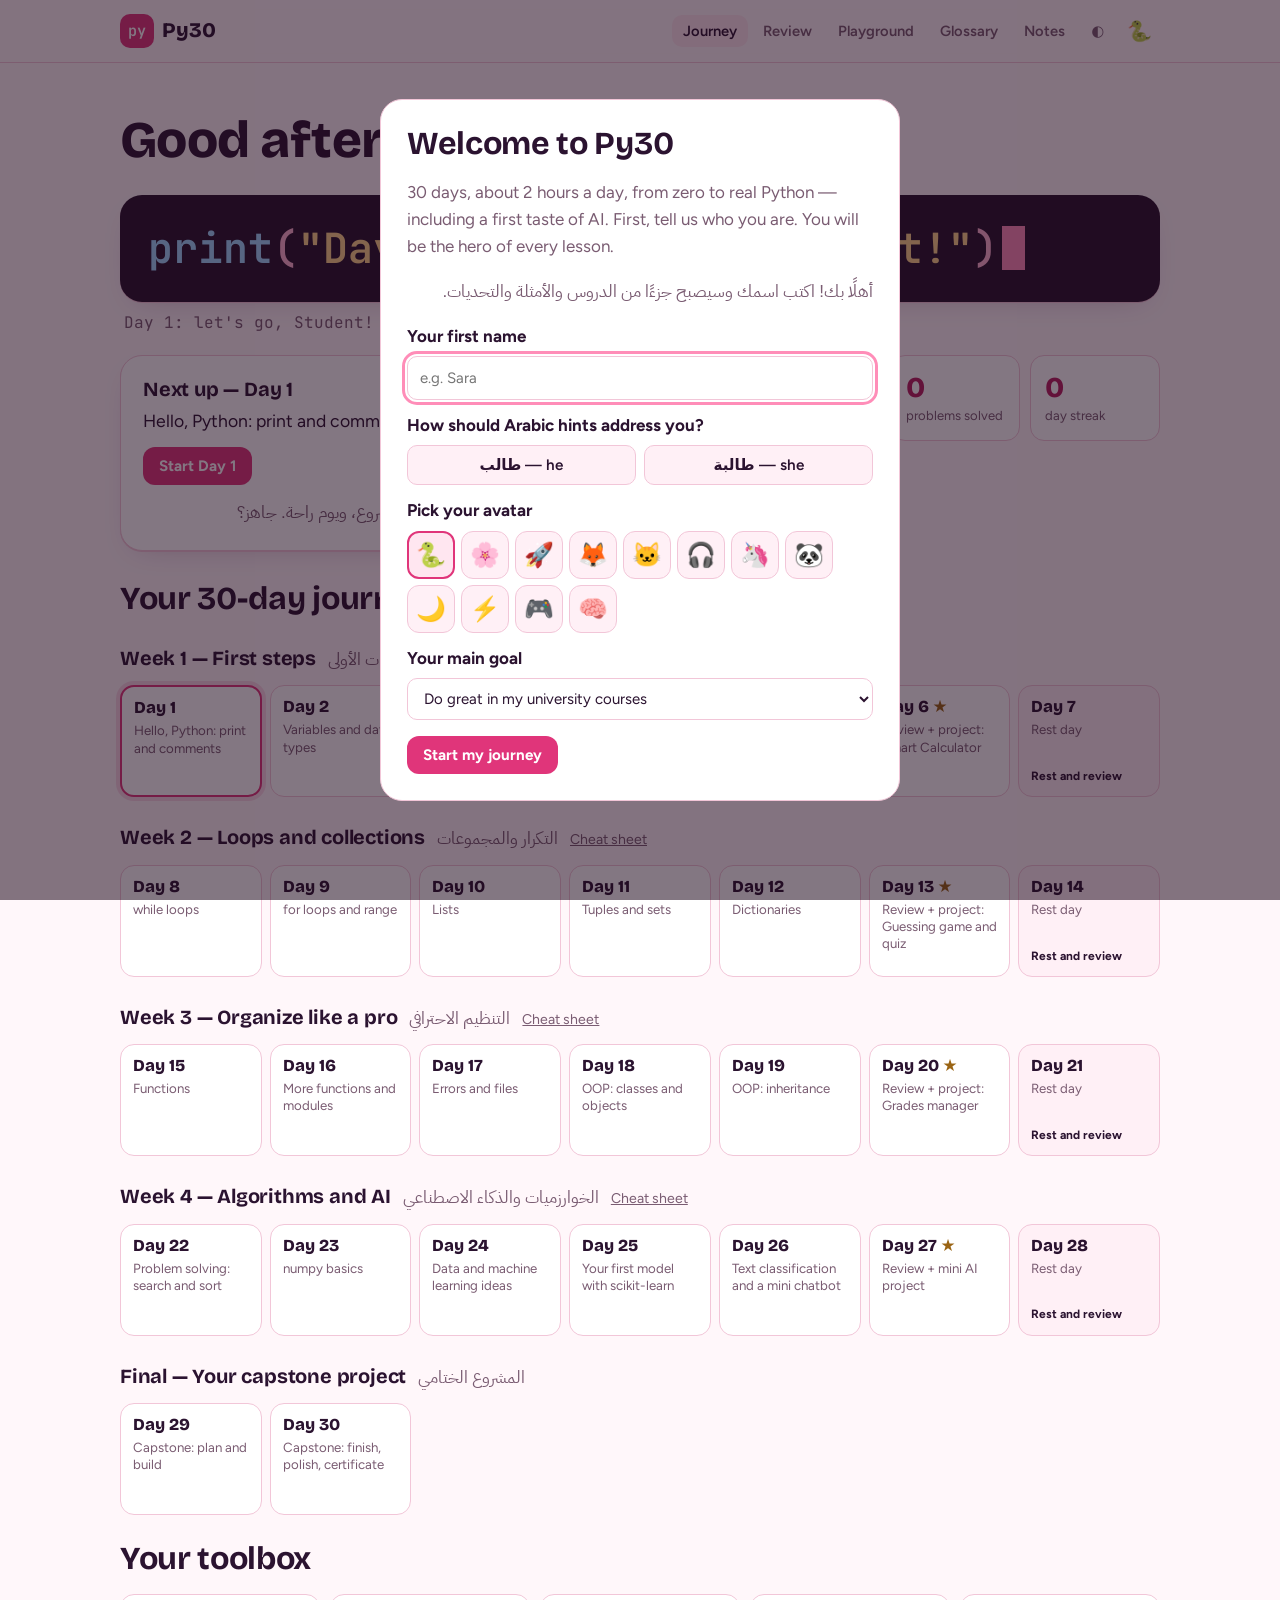
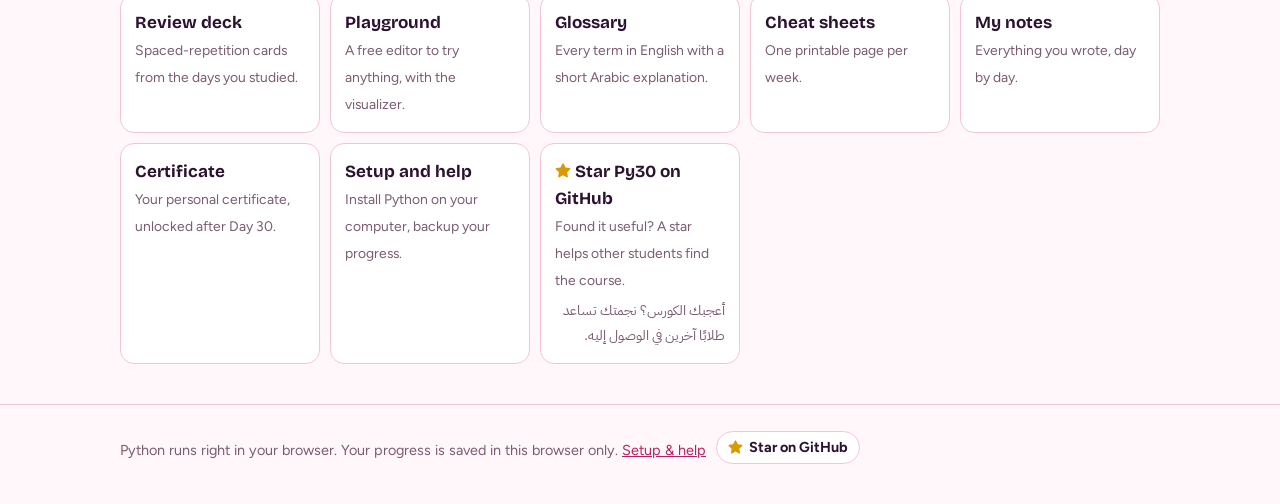
<file: index.html>
<!doctype html>
<html lang="en">
<head>
<meta charset="utf-8">
<meta name="viewport" content="width=device-width, initial-scale=1">
<title>Py30 — Learn Python in 30 days</title>
<link rel="icon" href="data:image/svg+xml,<svg xmlns=%22http://www.w3.org/2000/svg%22 viewBox=%220 0 100 100%22><rect width=%22100%22 height=%22100%22 rx=%2224%22 fill=%22%23E0357A%22/><text x=%2250%22 y=%2266%22 font-size=%2248%22 text-anchor=%22middle%22 fill=%22white%22 font-family=%22monospace%22>py</text></svg>">
<link rel="stylesheet" href="assets/vendor/codemirror/codemirror.css">
<link rel="stylesheet" href="assets/css/style.css">
<script src="js/app.js"></script>
</head>
<body>
<main class="wrap">
  <section class="hero" id="hero"></section>
  <section id="map"></section>
  <section>
    <h2>Your toolbox</h2>
    <div class="tools">
      <a class="tool" href="review.html"><b>Review deck</b><span>Spaced-repetition cards from the days you studied.</span></a>
      <a class="tool" href="playground.html"><b>Playground</b><span>A free editor to try anything, with the visualizer.</span></a>
      <a class="tool" href="glossary.html"><b>Glossary</b><span>Every term in English with a short Arabic explanation.</span></a>
      <a class="tool" href="cheatsheet.html?week=1"><b>Cheat sheets</b><span>One printable page per week.</span></a>
      <a class="tool" href="notes.html"><b>My notes</b><span>Everything you wrote, day by day.</span></a>
      <a class="tool" href="certificate.html"><b>Certificate</b><span>Your personal certificate, unlocked after Day 30.</span></a>
      <a class="tool" href="setup.html"><b>Setup and help</b><span>Install Python on your computer, backup your progress.</span></a>
      <a class="tool tool-star" href="https://github.com/dromaia/PYthon" target="_blank" rel="noopener"><b><svg aria-hidden="true" viewBox="0 0 16 16" width="16" height="16"><path fill="currentColor" d="M8 .25a.75.75 0 0 1 .673.418l1.882 3.815 4.21.612a.75.75 0 0 1 .416 1.279l-3.046 2.97.719 4.192a.751.751 0 0 1-1.088.791L8 12.347l-3.766 1.98a.75.75 0 0 1-1.088-.79l.72-4.194L.818 6.374a.75.75 0 0 1 .416-1.28l4.21-.611L7.327.668A.75.75 0 0 1 8 .25Z"/></svg> Star Py30 on GitHub</b><span>Found it useful? A star helps other students find the course.</span><span class="ar">أعجبك الكورس؟ نجمتك تساعد طلابًا آخرين في الوصول إليه.</span></a>
    </div>
  </section>
</main>
<script src="js/curriculum.js"></script>
<script>
Py30.renderTopbar("home"); Py30.requireProfile();
(function(){
  const st = Py30.state, p = st.profile || {name:"Student", gender:"m"}, esc = Py30.esc, T = Py30.T;
  const C = CURRICULUM;
  const doneDays = C.days.filter(d => st.days[d.d] && st.days[d.d].done).map(d => d.d);
  const current = (C.days.find(d => !(st.days[d.d] && st.days[d.d].done)) || C.days[29]);
  const finished = !!(st.days[30] && st.days[30].done);
  const solved = Object.values(st.days).reduce((a, d) => a + Object.keys(d.ex || {}).length, 0);
  const streak = st.streak && (st.streak.last === Py30.today() || st.streak.last === Py30.addDays(Py30.today(), -1)) ? st.streak.count : 0;
  const hour = new Date().getHours();
  const greet = hour < 12 ? "Good morning" : hour < 18 ? "Good afternoon" : "Good evening";
  document.getElementById("hero").innerHTML = `
    <h1>${greet}, ${esc(p.name)}.</h1>
    <div class="hero-line" aria-label="Python code greeting you"><span class="k">print</span><span class="p">(</span><span class="s">"${finished ? "I did it" : "Day " + current.d + ": let's go"}, ${esc(p.name)}!"</span><span class="p">)</span><span class="caret" aria-hidden="true"></span></div>
    <div class="hero-out">${finished ? "I did it" : "Day " + current.d + ": let's go"}, ${esc(p.name)}!</div>
    <div class="hero-grid">
      <div class="panel">
        <h3 style="margin-bottom:6px">${finished ? "You finished Py30! 🎓" : "Next up — Day " + current.d}</h3>
        <p style="font-size:1.1rem;margin-bottom:12px">${finished ? "All 30 days done. Your certificate is ready." : esc(current.title)}</p>
        ${finished ? `<a class="btn btn-primary" href="certificate.html">🎓 View my certificate</a> <a class="btn btn-soft" href="review.html">Keep reviewing</a>` : current.ready ? `<a class="btn btn-primary" href="lesson.html?day=${current.d}">${st.days[current.d] && st.days[current.d].visited ? "Continue" : "Start"} Day ${current.d}</a>` : `<span class="chip">Coming in the next update</span>`}
        <p class="ar muted" style="margin:12px 0 0">${T("خطتك: ساعتان يوميًا. ٥ أيام دروس، يوم مراجعة ومشروع، ويوم راحة. {{g:جاهز|جاهزة}}؟")}</p>
      </div>
      <div class="stats">
        <div class="stat"><div class="v">${doneDays.length}</div><div class="l">days done of 30</div></div>
        <div class="stat"><div class="v">${solved}</div><div class="l">problems solved</div></div>
        <div class="stat"><div class="v">${streak}</div><div class="l">day streak</div></div>
      </div>
    </div>`;
  const map = document.getElementById("map");
  map.innerHTML = `<h2>Your 30-day journey</h2>` + C.weeks.map(w => {
    const days = C.days.filter(d => d.w === w.n);
    return `<div class="week"><div class="week-head"><h3>${esc(w.title)}</h3><span class="ar muted">${esc(w.ar)}</span>${w.n <= 4 ? `<a class="muted" href="cheatsheet.html?week=${w.n}" style="font-size:.88rem">Cheat sheet</a>` : ""}</div>
      <div class="days">${days.map(d => {
        const ds = st.days[d.d] || {};
        const cls = ["day", d.type, ds.done ? "done" : "", d.d === current.d ? "current" : "", d.ready ? "" : "soon"].join(" ");
        const status = ds.done ? "✓ Done" : !d.ready ? "Soon" : d.type === "rest" ? "Rest and review" : ds.visited ? "In progress" : "";
        return `<a class="${cls}" href="lesson.html?day=${d.d}"><span class="dn">Day ${d.d}</span><span class="dt">${esc(d.title)}</span><span class="ds">${status}</span></a>`;
      }).join("")}</div></div>`;
  }).join("");
})();
Py30.renderFooter();
</script>
</body></html>
</file>
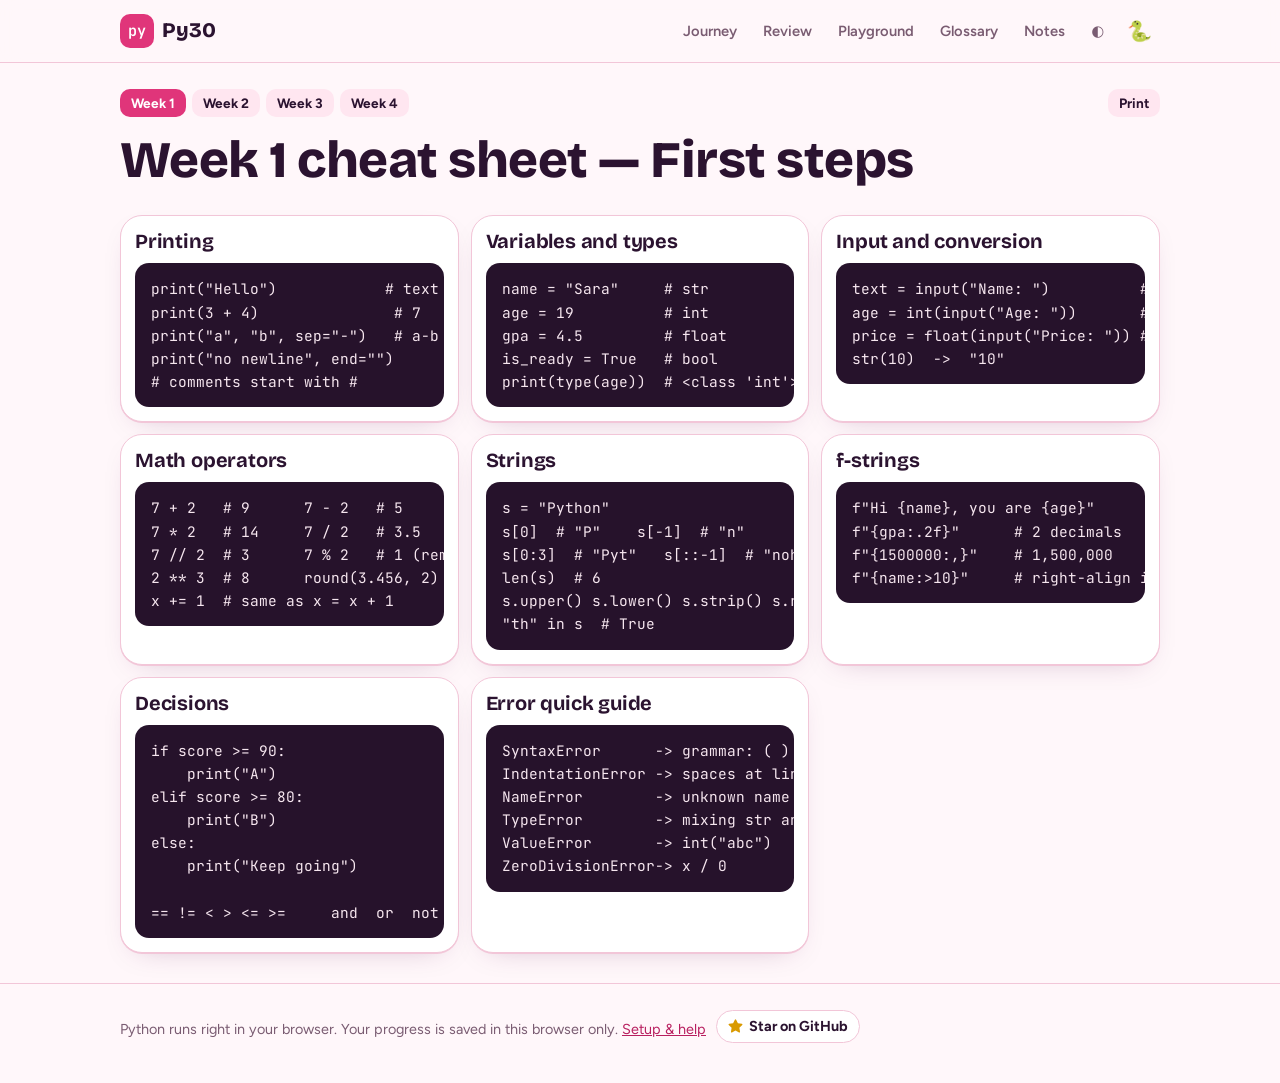
<file: cheatsheet.html>
<!doctype html>
<html lang="en">
<head>
<meta charset="utf-8">
<meta name="viewport" content="width=device-width, initial-scale=1">
<title>Cheat sheet — Py30</title>
<link rel="icon" href="data:image/svg+xml,<svg xmlns=%22http://www.w3.org/2000/svg%22 viewBox=%220 0 100 100%22><rect width=%22100%22 height=%22100%22 rx=%2224%22 fill=%22%23E0357A%22/><text x=%2250%22 y=%2266%22 font-size=%2248%22 text-anchor=%22middle%22 fill=%22white%22 font-family=%22monospace%22>py</text></svg>">
<link rel="stylesheet" href="assets/vendor/codemirror/codemirror.css">
<link rel="stylesheet" href="assets/css/style.css">
<script src="js/app.js"></script>
</head>
<body>
<main class="wrap" style="padding-top:26px" id="cs"></main>
<script src="js/cheatsheets.js"></script>
<script>Py30.renderTopbar("cheat");
(function(){ const w = +(new URLSearchParams(location.search).get("week") || 1), esc = Py30.esc, el = document.getElementById("cs");
  const tabs = [1,2,3,4].map(k => CHEATSHEETS[k] ? `<a class="btn ${k===w?"btn-primary":"btn-soft"} btn-sm" href="?week=${k}">Week ${k}</a>` : `<span class="btn btn-ghost btn-sm" aria-disabled="true">Week ${k} (soon)</span>`).join(" ");
  const c = CHEATSHEETS[w];
  el.innerHTML = `<div class="no-print" style="display:flex;gap:6px;flex-wrap:wrap;margin-bottom:14px">${tabs}<button class="btn btn-soft btn-sm" style="margin-left:auto" onclick="print()">Print</button></div>` +
    (c ? `<h1>${esc(c.title)}</h1><div style="display:grid;grid-template-columns:repeat(auto-fit,minmax(300px,1fr));gap:12px">${c.blocks.map(b => `<div class="panel" style="padding:14px"><h3>${esc(b[0])}</h3><pre class="code-static" style="margin:0">${esc(b[1])}</pre></div>`).join("")}</div>` : `<h1>Coming soon</h1><p>This week's cheat sheet arrives with its lessons.</p>`);
})(); Py30.renderFooter();</script></body></html>
</file>
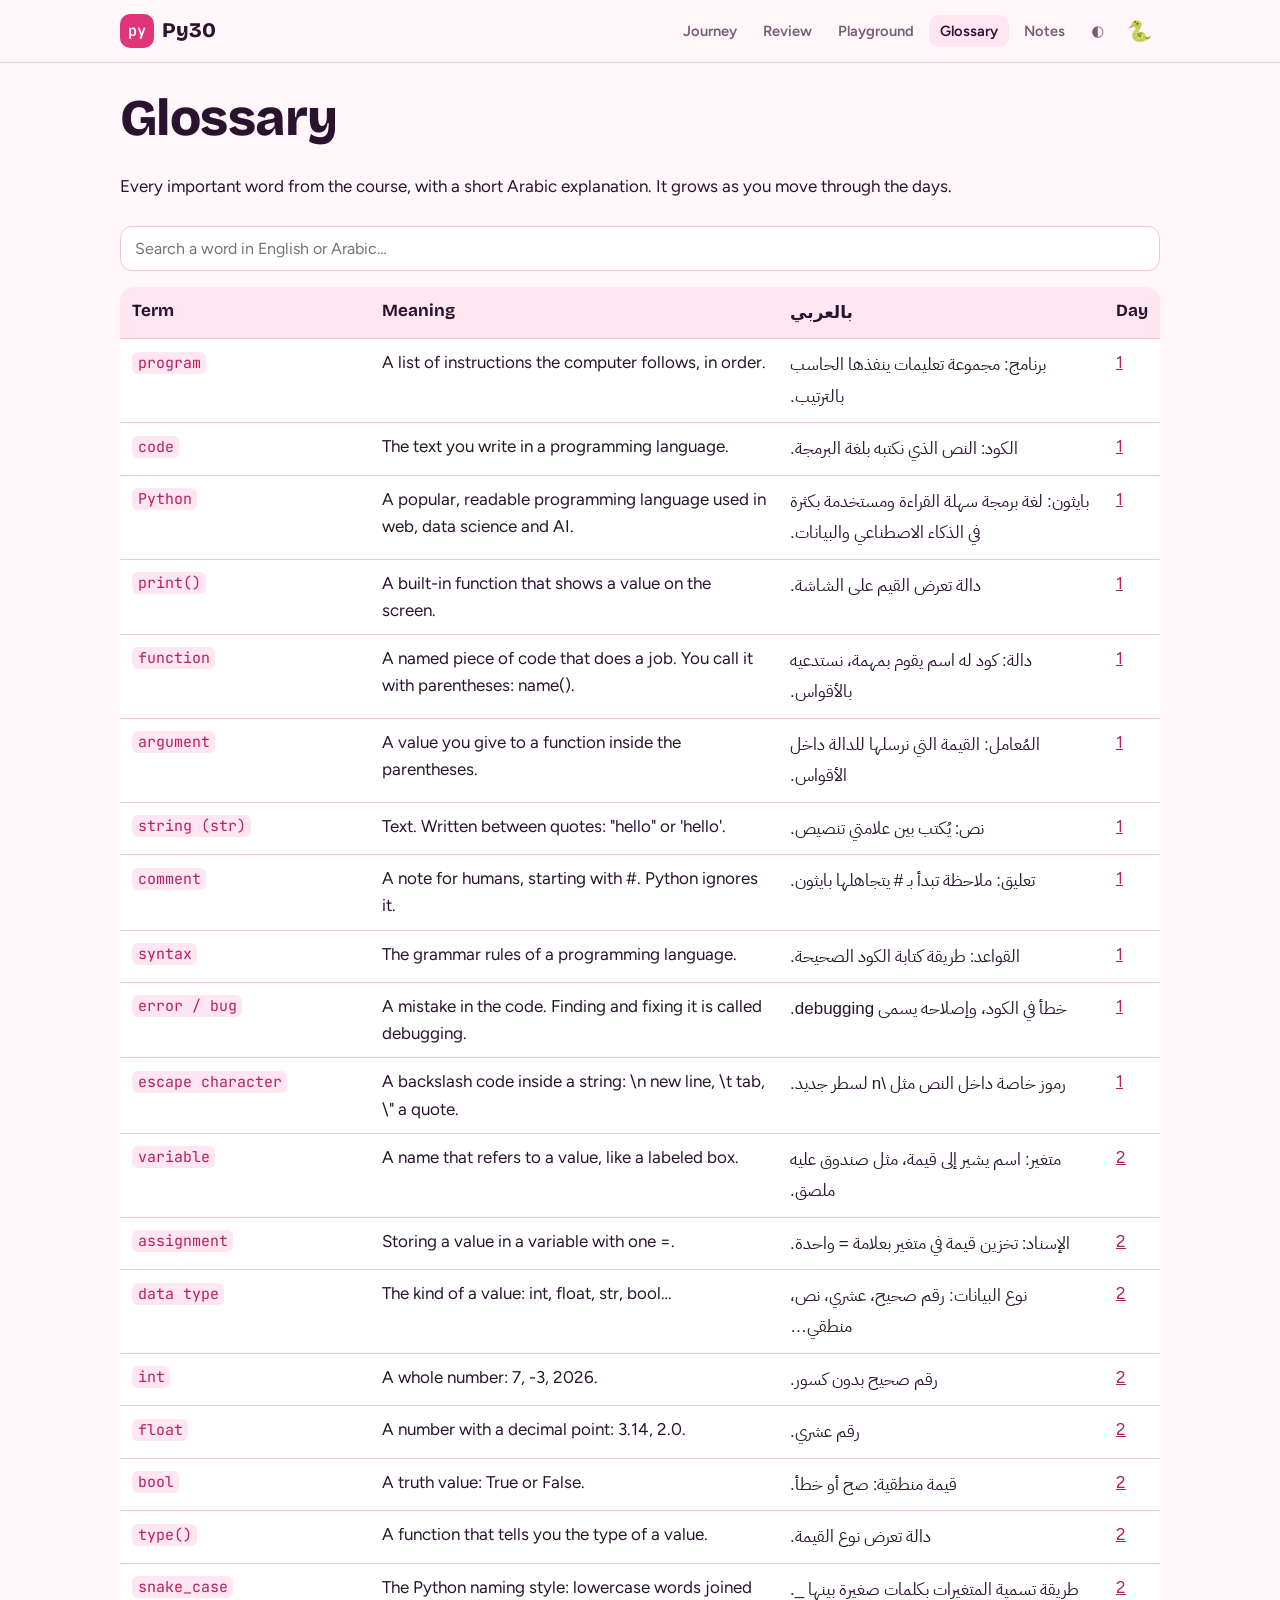
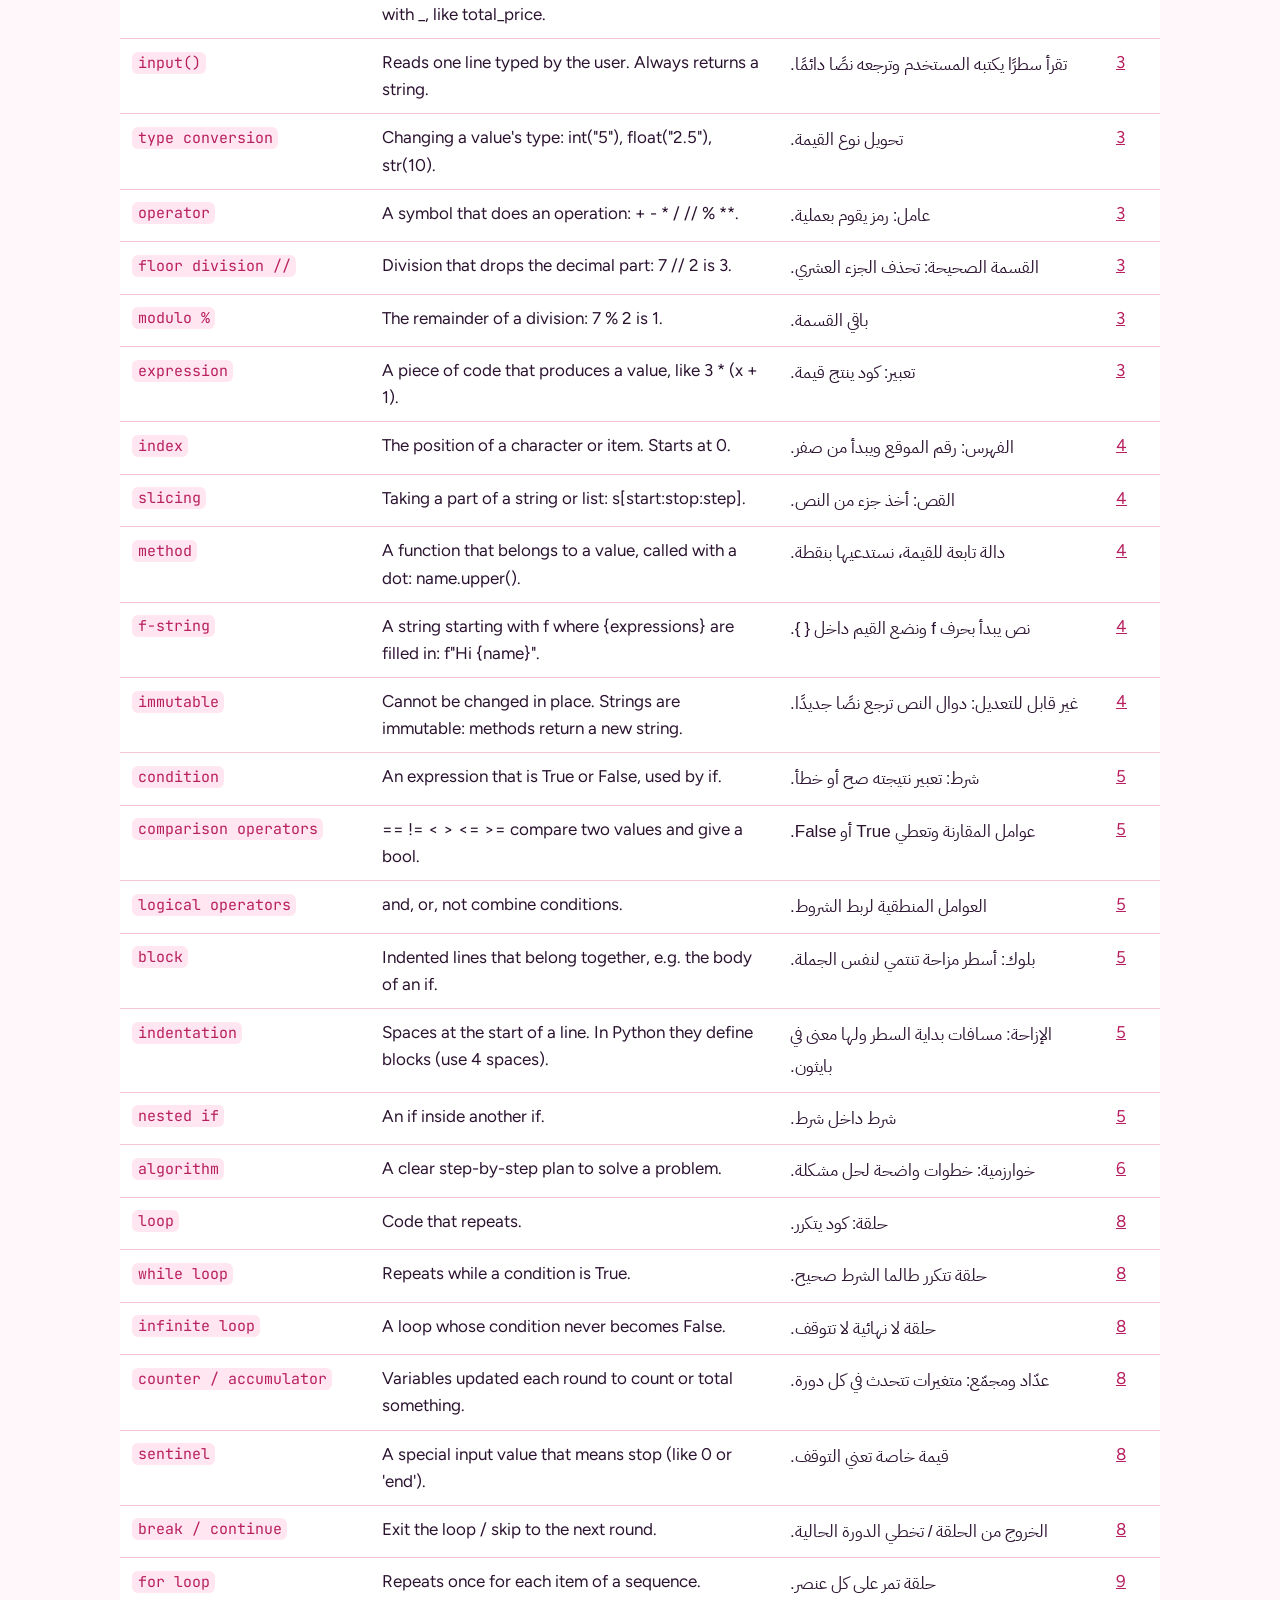
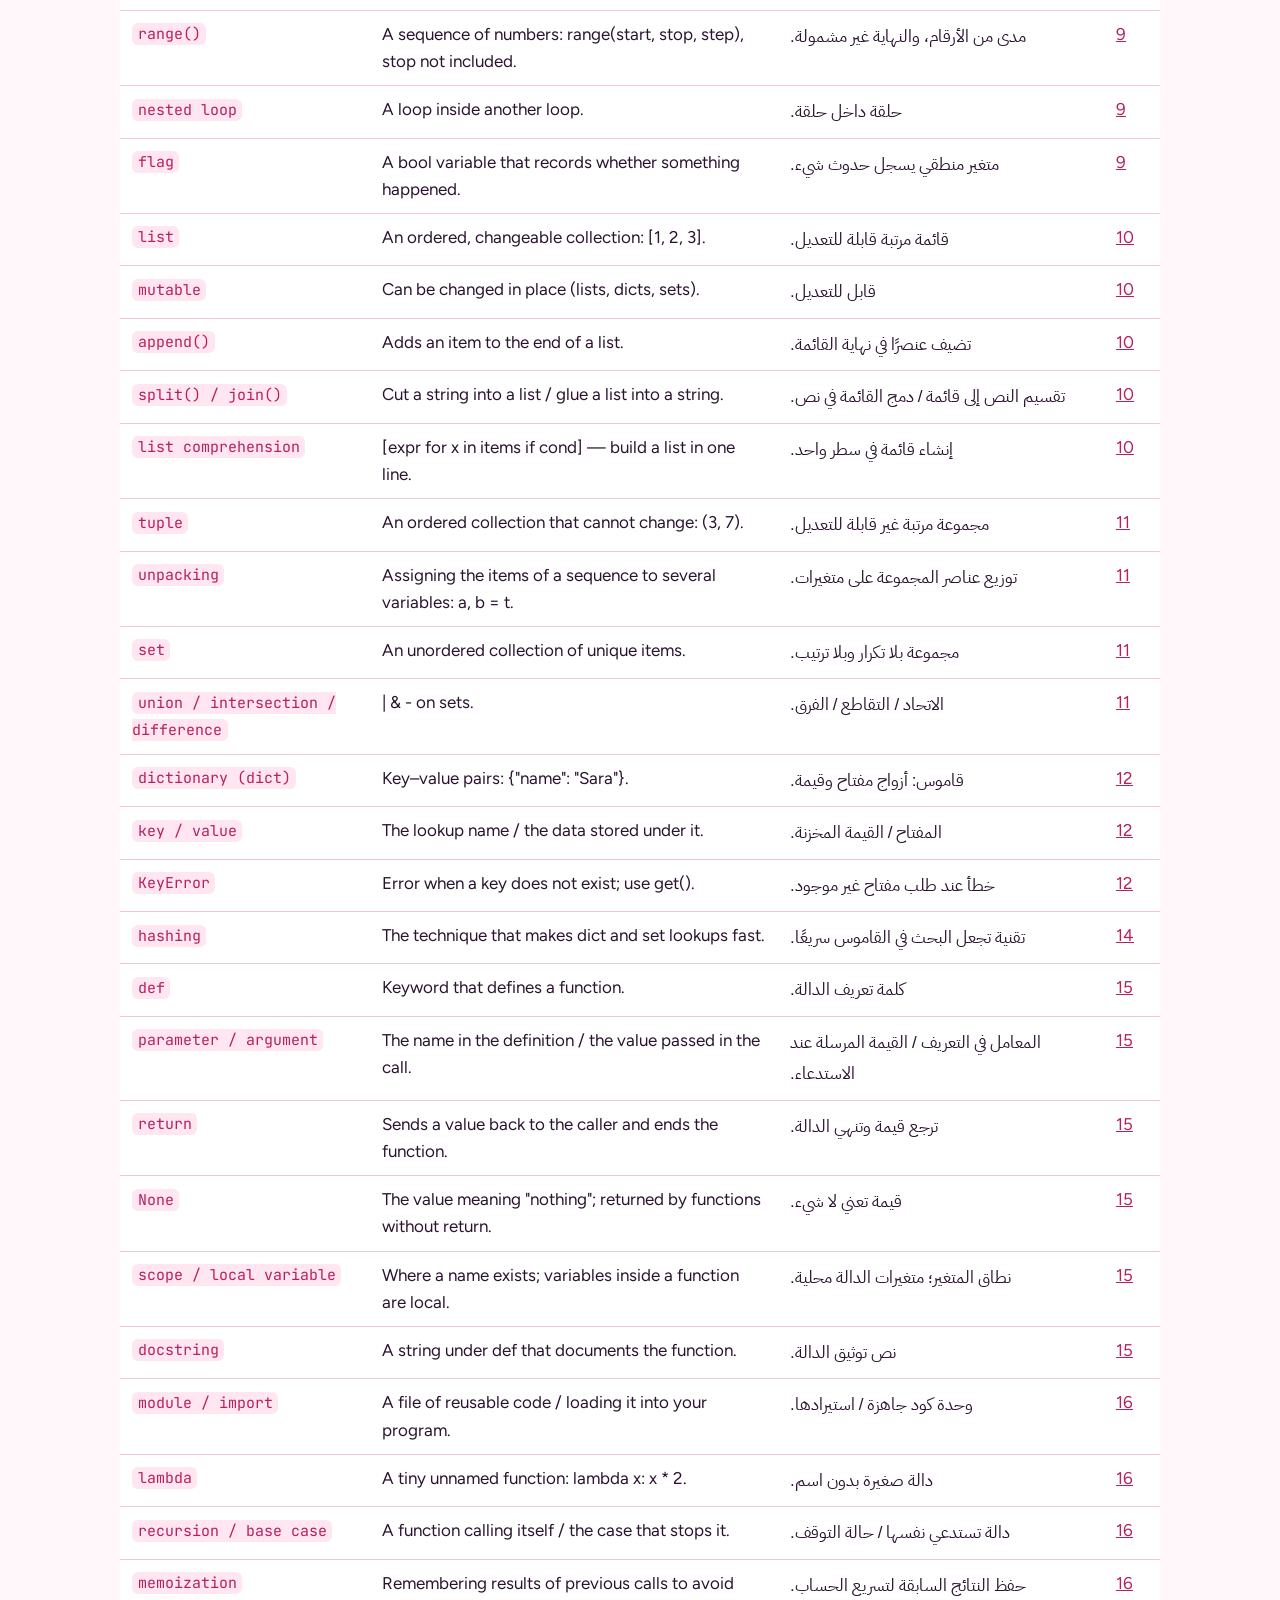
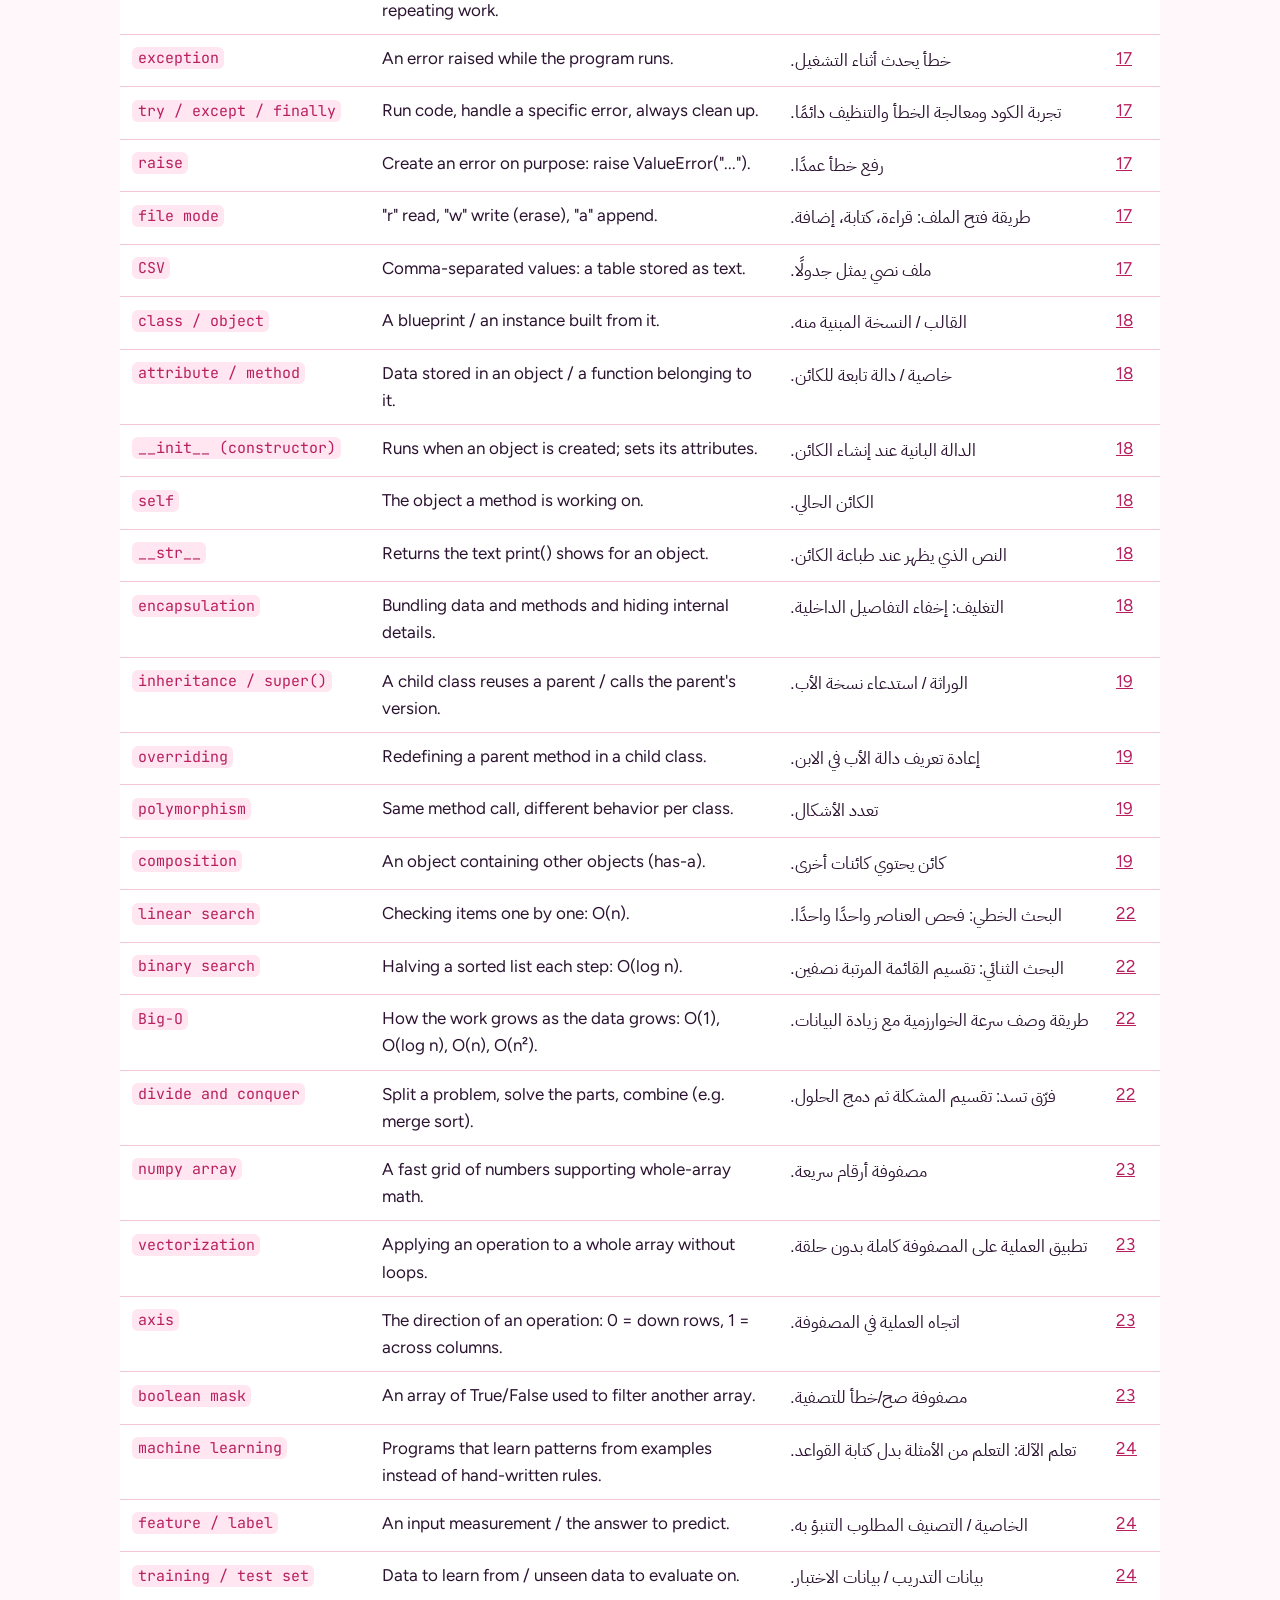
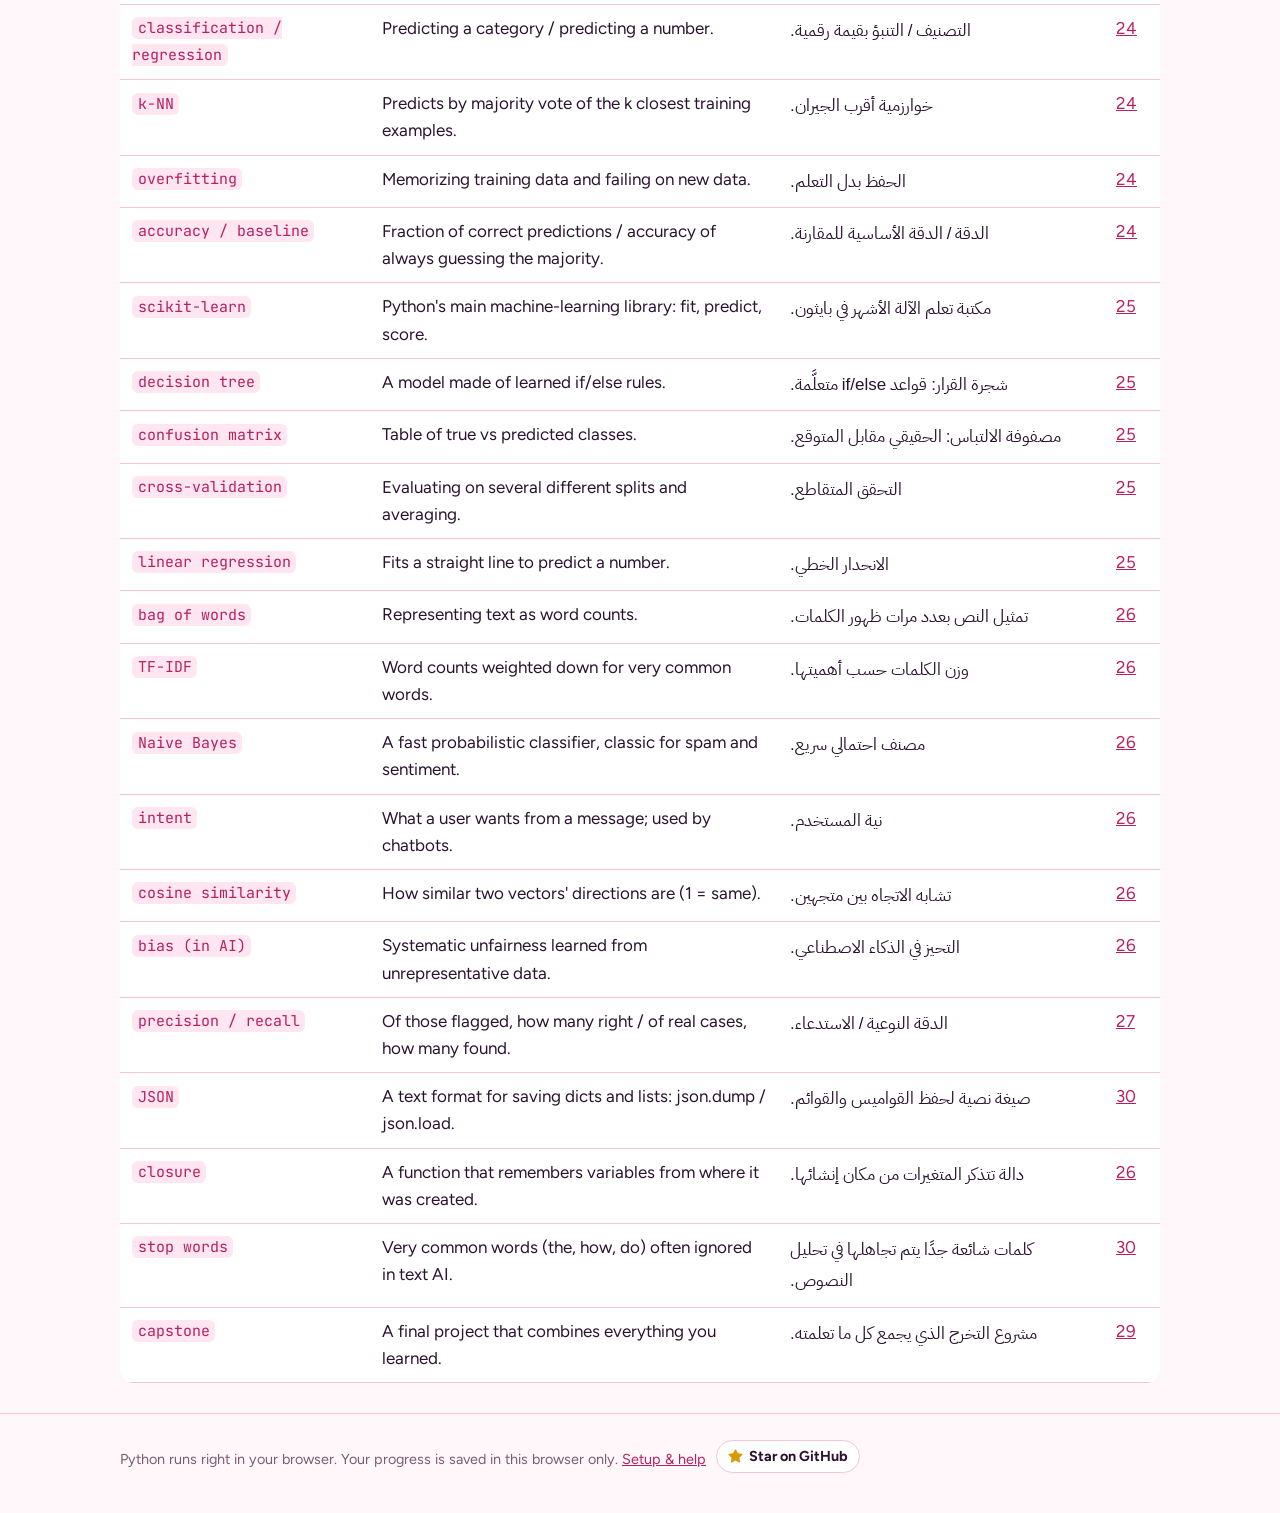
<file: glossary.html>
<!doctype html>
<html lang="en">
<head>
<meta charset="utf-8">
<meta name="viewport" content="width=device-width, initial-scale=1">
<title>Glossary — Py30</title>
<link rel="icon" href="data:image/svg+xml,<svg xmlns=%22http://www.w3.org/2000/svg%22 viewBox=%220 0 100 100%22><rect width=%22100%22 height=%22100%22 rx=%2224%22 fill=%22%23E0357A%22/><text x=%2250%22 y=%2266%22 font-size=%2248%22 text-anchor=%22middle%22 fill=%22white%22 font-family=%22monospace%22>py</text></svg>">
<link rel="stylesheet" href="assets/vendor/codemirror/codemirror.css">
<link rel="stylesheet" href="assets/css/style.css">
<script src="js/app.js"></script>
</head>
<body>
<main class="wrap" style="padding-top:26px">
<h1>Glossary</h1><p>Every important word from the course, with a short Arabic explanation. It grows as you move through the days.</p>
<input class="search" id="q" type="search" placeholder="Search a word in English or Arabic…" aria-label="Search the glossary">
<div style="overflow-x:auto"><table class="gl" id="t"></table></div>
</main>
<script src="js/glossary.js"></script>
<script>Py30.renderTopbar("glossary");
(function(){ const esc = Py30.esc, t = document.getElementById("t"), q = document.getElementById("q");
  function draw(){ const v = q.value.trim().toLowerCase();
    const rows = GLOSSARY.filter(r => !v || r.join(" ").toLowerCase().includes(v));
    t.innerHTML = `<tr><th>Term</th><th>Meaning</th><th class="ar">بالعربي</th><th>Day</th></tr>` + rows.map(r => `<tr><td><code>${esc(r[0])}</code></td><td>${esc(r[1])}</td><td class="ar">${esc(r[2])}</td><td><a href="lesson.html?day=${r[3]}">${r[3]}</a></td></tr>`).join("") || `<tr><td colspan="4">No match.</td></tr>`; }
  q.oninput = draw; draw(); })(); Py30.renderFooter();</script></body></html>
</file>
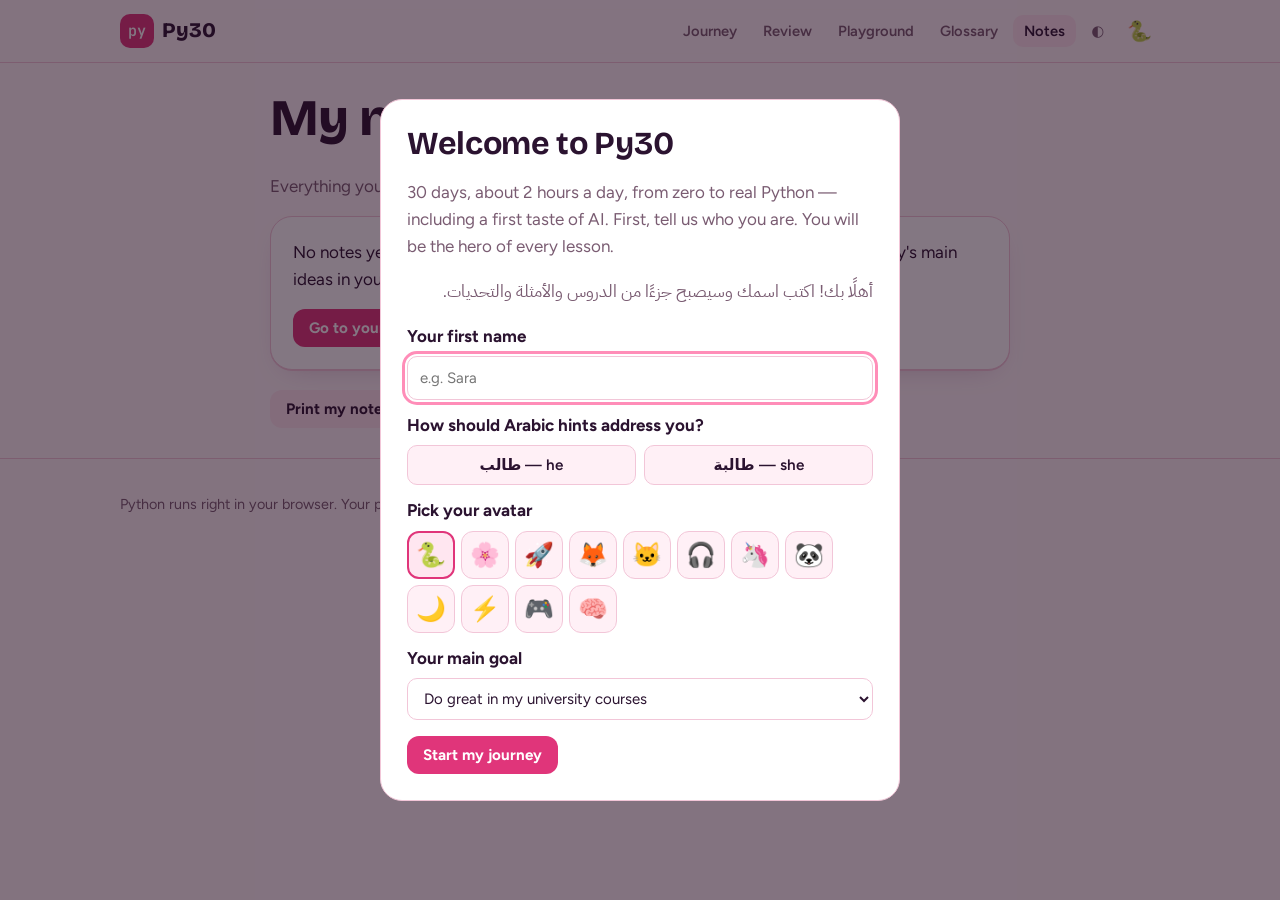
<file: notes.html>
<!doctype html>
<html lang="en">
<head>
<meta charset="utf-8">
<meta name="viewport" content="width=device-width, initial-scale=1">
<title>My notes — Py30</title>
<link rel="icon" href="data:image/svg+xml,<svg xmlns=%22http://www.w3.org/2000/svg%22 viewBox=%220 0 100 100%22><rect width=%22100%22 height=%22100%22 rx=%2224%22 fill=%22%23E0357A%22/><text x=%2250%22 y=%2266%22 font-size=%2248%22 text-anchor=%22middle%22 fill=%22white%22 font-family=%22monospace%22>py</text></svg>">
<link rel="stylesheet" href="assets/vendor/codemirror/codemirror.css">
<link rel="stylesheet" href="assets/css/style.css">
<script src="js/app.js"></script>
</head>
<body>
<main class="wrap narrow" style="padding-top:26px">
<h1>My notes</h1><p class="muted">Everything you wrote in the "My notes" box of each day.</p>
<div id="list"></div>
<div class="no-print" style="margin:20px 0"><button class="btn btn-soft" onclick="print()">Print my notes</button></div>
</main>
<script src="js/curriculum.js"></script>
<script>Py30.renderTopbar("notes"); Py30.requireProfile();
(function(){ const N = Py30.state.notes || {}, esc = Py30.esc;
  const ks = Object.keys(N).filter(k => N[k] && N[k].trim()).sort((a,b)=>a-b);
  document.getElementById("list").innerHTML = ks.length ? ks.map(k => { const d = CURRICULUM.days.find(x=>x.d==k);
    return `<div class="panel" style="margin:14px 0"><h3><a href="lesson.html?day=${k}#notes">Day ${k}: ${esc(d.title)}</a></h3><div style="white-space:pre-wrap">${esc(N[k])}</div></div>`; }).join("")
    : `<div class="panel"><p>No notes yet. At the end of every lesson there is a "My notes" box — write the day's main ideas in your own words there.</p><a class="btn btn-primary" href="index.html">Go to your journey</a></div>`;
})(); Py30.renderFooter();</script></body></html>
</file>
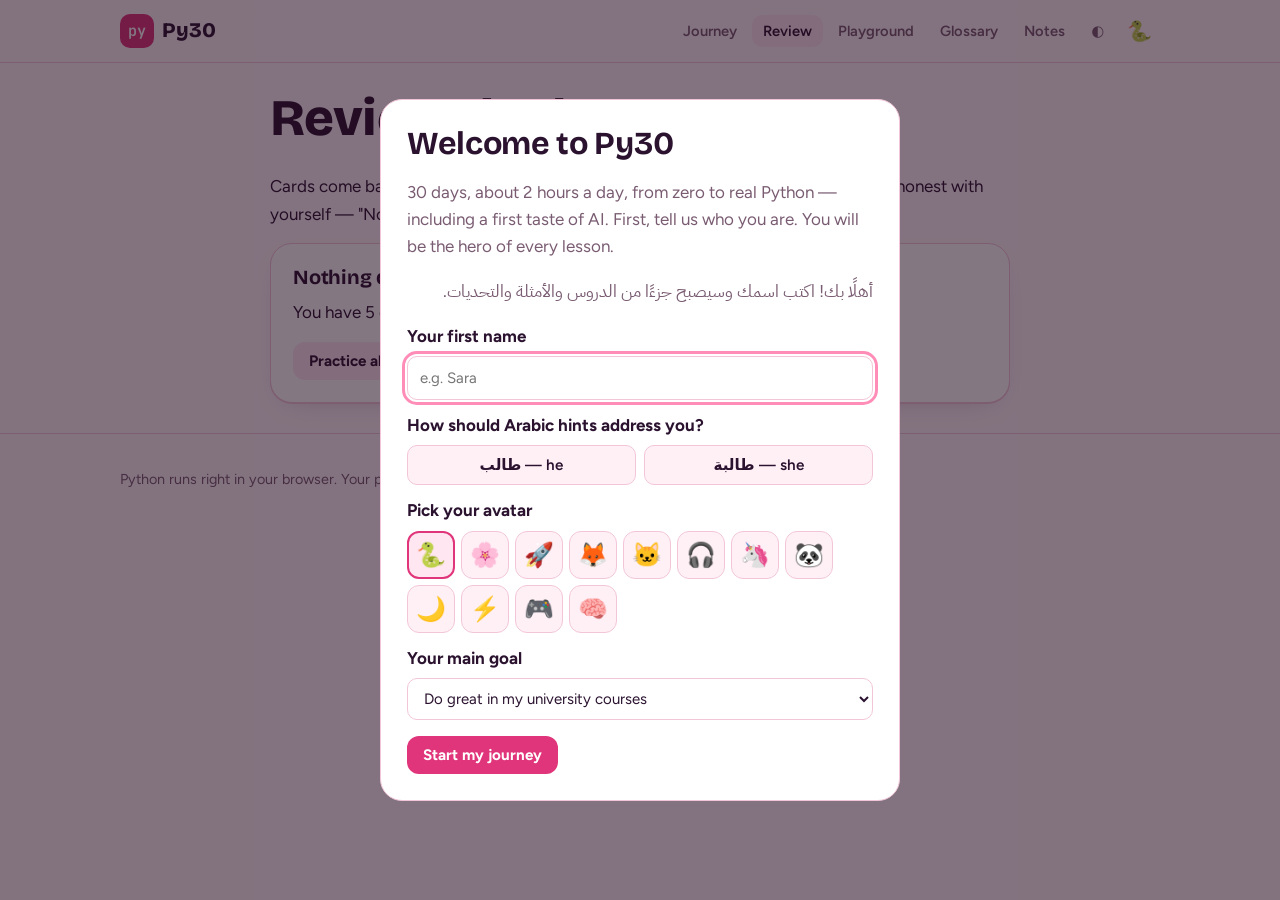
<file: review.html>
<!doctype html>
<html lang="en">
<head>
<meta charset="utf-8">
<meta name="viewport" content="width=device-width, initial-scale=1">
<title>Review deck — Py30</title>
<link rel="icon" href="data:image/svg+xml,<svg xmlns=%22http://www.w3.org/2000/svg%22 viewBox=%220 0 100 100%22><rect width=%22100%22 height=%22100%22 rx=%2224%22 fill=%22%23E0357A%22/><text x=%2250%22 y=%2266%22 font-size=%2248%22 text-anchor=%22middle%22 fill=%22white%22 font-family=%22monospace%22>py</text></svg>">
<link rel="stylesheet" href="assets/vendor/codemirror/codemirror.css">
<link rel="stylesheet" href="assets/css/style.css">
<script src="js/app.js"></script>
</head>
<body>
<main class="wrap narrow" style="padding-top:26px">
<h1>Review deck</h1>
<p>Cards come back just before you would forget them: after 1, 2, 4, 8 and 16 days. Be honest with yourself — "Not yet" is how the system helps you.</p>
<div id="rv"><p class="muted">Loading cards…</p></div>
</main>
<script>Py30.renderTopbar("review"); Py30.requireProfile();</script>
<script src="js/curriculum.js"></script>
<script>
(function(){
  const st = Py30.state, esc = Py30.esc, md = s => esc(Py30.T(s)).replace(/`([^`]+)`/g,"<code>$1</code>").replace(/\n/g,"<br>");
  const rv = document.getElementById("rv");
  const allIds = Object.keys(st.cards);
  const dayNums = [...new Set(allIds.map(id => +id.split(":")[0]))];
  window.DAYS = window.DAYS || {};
  let left = dayNums.length;
  if (!left) { rv.innerHTML = `<div class="panel"><p>Your deck is empty. Cards are added when you open a lesson.</p><a class="btn btn-primary" href="index.html">Start learning</a></div>`; return; }
  dayNums.forEach(n => { const s = document.createElement("script"); s.src = `js/days/day${String(n).padStart(2,"0")}.js`; s.onload = s.onerror = () => { if (--left === 0) start(); }; document.head.appendChild(s); });
  let mode = "due";
  function start(){
    const ids = (mode === "due" ? Py30.dueCards() : allIds).filter(id => { const [d,i] = id.split(":"); return DAYS[d] && DAYS[d].cards && DAYS[d].cards[i]; });
    if (!ids.length) { rv.innerHTML = `<div class="panel"><h3>Nothing due today 🌸</h3><p>You have ${allIds.length} cards in total. The next ones come back soon.</p><button class="btn btn-soft" id="all">Practice all ${allIds.length} cards anyway</button></div>`; rv.querySelector("#all").onclick = () => { mode = "all"; start(); }; return; }
    let k = 0, knew = 0;
    function show(){
      if (k >= ids.length) { rv.innerHTML = `<div class="panel"><h3>Session done: ${knew} / ${ids.length} known</h3><p class="ar">${Py30.T("{{g:أحسنت|أحسنتِ}}! المراجعة القصيرة كل يوم أقوى من المراجعة الطويلة مرة واحدة.")}</p><a class="btn btn-primary" href="index.html">Back to journey</a></div>`; return; }
      const [d,i] = ids[k].split(":"), c = DAYS[d].cards[i];
      rv.innerHTML = `<p class="muted">Card ${k+1} of ${ids.length}</p><div class="card3d"><div class="card-inner" tabindex="0" role="button" aria-label="Flip card"><div class="face"><div class="fc-from">Day ${d} · tap to flip</div><div style="font-size:1.25rem;font-weight:700">${md(c.f)}</div></div><div class="face back"><div class="fc-from">Answer</div><div>${md(c.b)}</div></div></div></div>
        <div style="display:flex;gap:10px;justify-content:center"><button class="btn btn-ghost" id="no" type="button">Not yet</button><button class="btn btn-ok" id="yes" type="button">I knew it</button></div>`;
      const inner = rv.querySelector(".card-inner");
      inner.onclick = () => inner.classList.toggle("flip");
      inner.onkeydown = e => { if (e.key === " " || e.key === "Enter") { e.preventDefault(); inner.classList.toggle("flip"); } };
      rv.querySelector("#yes").onclick = () => { if (mode==="due") Py30.gradeCard(ids[k], true); knew++; k++; show(); };
      rv.querySelector("#no").onclick = () => { if (mode==="due") Py30.gradeCard(ids[k], false); k++; show(); };
    }
    show();
  }
})();
Py30.renderFooter();
</script></body></html>
</file>
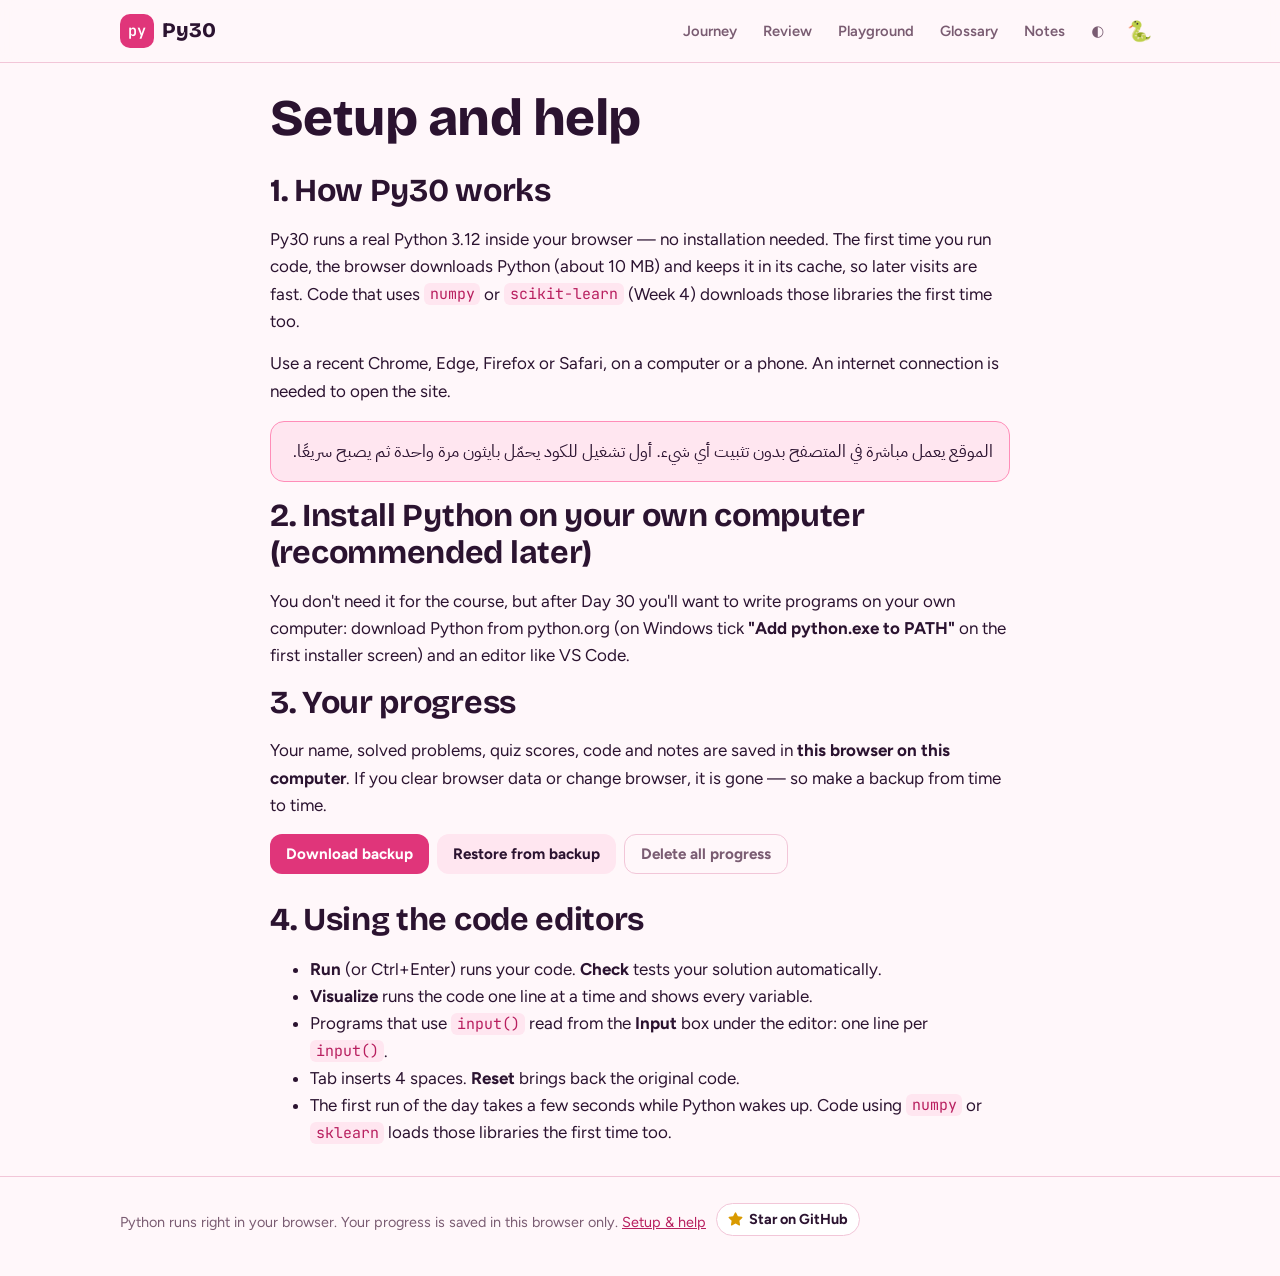
<file: setup.html>
<!doctype html>
<html lang="en">
<head>
<meta charset="utf-8">
<meta name="viewport" content="width=device-width, initial-scale=1">
<title>Setup and help — Py30</title>
<link rel="icon" href="data:image/svg+xml,<svg xmlns=%22http://www.w3.org/2000/svg%22 viewBox=%220 0 100 100%22><rect width=%22100%22 height=%22100%22 rx=%2224%22 fill=%22%23E0357A%22/><text x=%2250%22 y=%2266%22 font-size=%2248%22 text-anchor=%22middle%22 fill=%22white%22 font-family=%22monospace%22>py</text></svg>">
<link rel="stylesheet" href="assets/vendor/codemirror/codemirror.css">
<link rel="stylesheet" href="assets/css/style.css">
<script src="js/app.js"></script>
</head>
<body>
<main class="wrap narrow" style="padding-top:26px">
<h1>Setup and help</h1>
<h2>1. How Py30 works</h2>
<p>Py30 runs a real Python 3.12 inside your browser — no installation needed. The first time you run code, the browser downloads Python (about 10 MB) and keeps it in its cache, so later visits are fast. Code that uses <code>numpy</code> or <code>scikit-learn</code> (Week 4) downloads those libraries the first time too.</p>
<p>Use a recent Chrome, Edge, Firefox or Safari, on a computer or a phone. An internet connection is needed to open the site.</p>
<div class="callout hint-ar"><div class="ar">الموقع يعمل مباشرة في المتصفح بدون تثبيت أي شيء. أول تشغيل للكود يحمّل بايثون مرة واحدة ثم يصبح سريعًا.</div></div>
<h2>2. Install Python on your own computer (recommended later)</h2>
<p>You don't need it for the course, but after Day 30 you'll want to write programs on your own computer: download Python from python.org (on Windows tick <b>"Add python.exe to PATH"</b> on the first installer screen) and an editor like VS Code.</p>
<h2>3. Your progress</h2>
<p>Your name, solved problems, quiz scores, code and notes are saved in <b>this browser on this computer</b>. If you clear browser data or change browser, it is gone — so make a backup from time to time.</p>
<div style="display:flex;gap:8px;flex-wrap:wrap">
  <button class="btn btn-primary" id="exp" type="button">Download backup</button>
  <label class="btn btn-soft" style="cursor:pointer">Restore from backup<input type="file" id="imp" accept=".json" hidden></label>
  <button class="btn btn-ghost" onclick="Py30.reset()" type="button">Delete all progress</button>
</div>
<h2 style="margin-top:28px">4. Using the code editors</h2>
<ul>
  <li><b>Run</b> (or Ctrl+Enter) runs your code. <b>Check</b> tests your solution automatically.</li>
  <li><b>Visualize</b> runs the code one line at a time and shows every variable.</li>
  <li>Programs that use <code>input()</code> read from the <b>Input</b> box under the editor: one line per <code>input()</code>.</li>
  <li>Tab inserts 4 spaces. <b>Reset</b> brings back the original code.</li>
  <li>The first run of the day takes a few seconds while Python wakes up. Code using <code>numpy</code> or <code>sklearn</code> loads those libraries the first time too.</li>
</ul>
</main>
<script>Py30.renderTopbar("setup");
document.getElementById("exp").onclick = () => { const a = document.createElement("a"); a.href = URL.createObjectURL(new Blob([Py30.exportData()], {type:"application/json"})); a.download = "py30-backup-" + Py30.today() + ".json"; a.click(); };
document.getElementById("imp").onchange = e => { const f = e.target.files[0]; if (!f) return; f.text().then(t => { try { Py30.importData(t); Py30.toast("Progress restored"); setTimeout(()=>location.href="index.html", 800); } catch(err) { alert("This file is not a Py30 backup."); } }); };
Py30.renderFooter();</script></body></html>
</file>
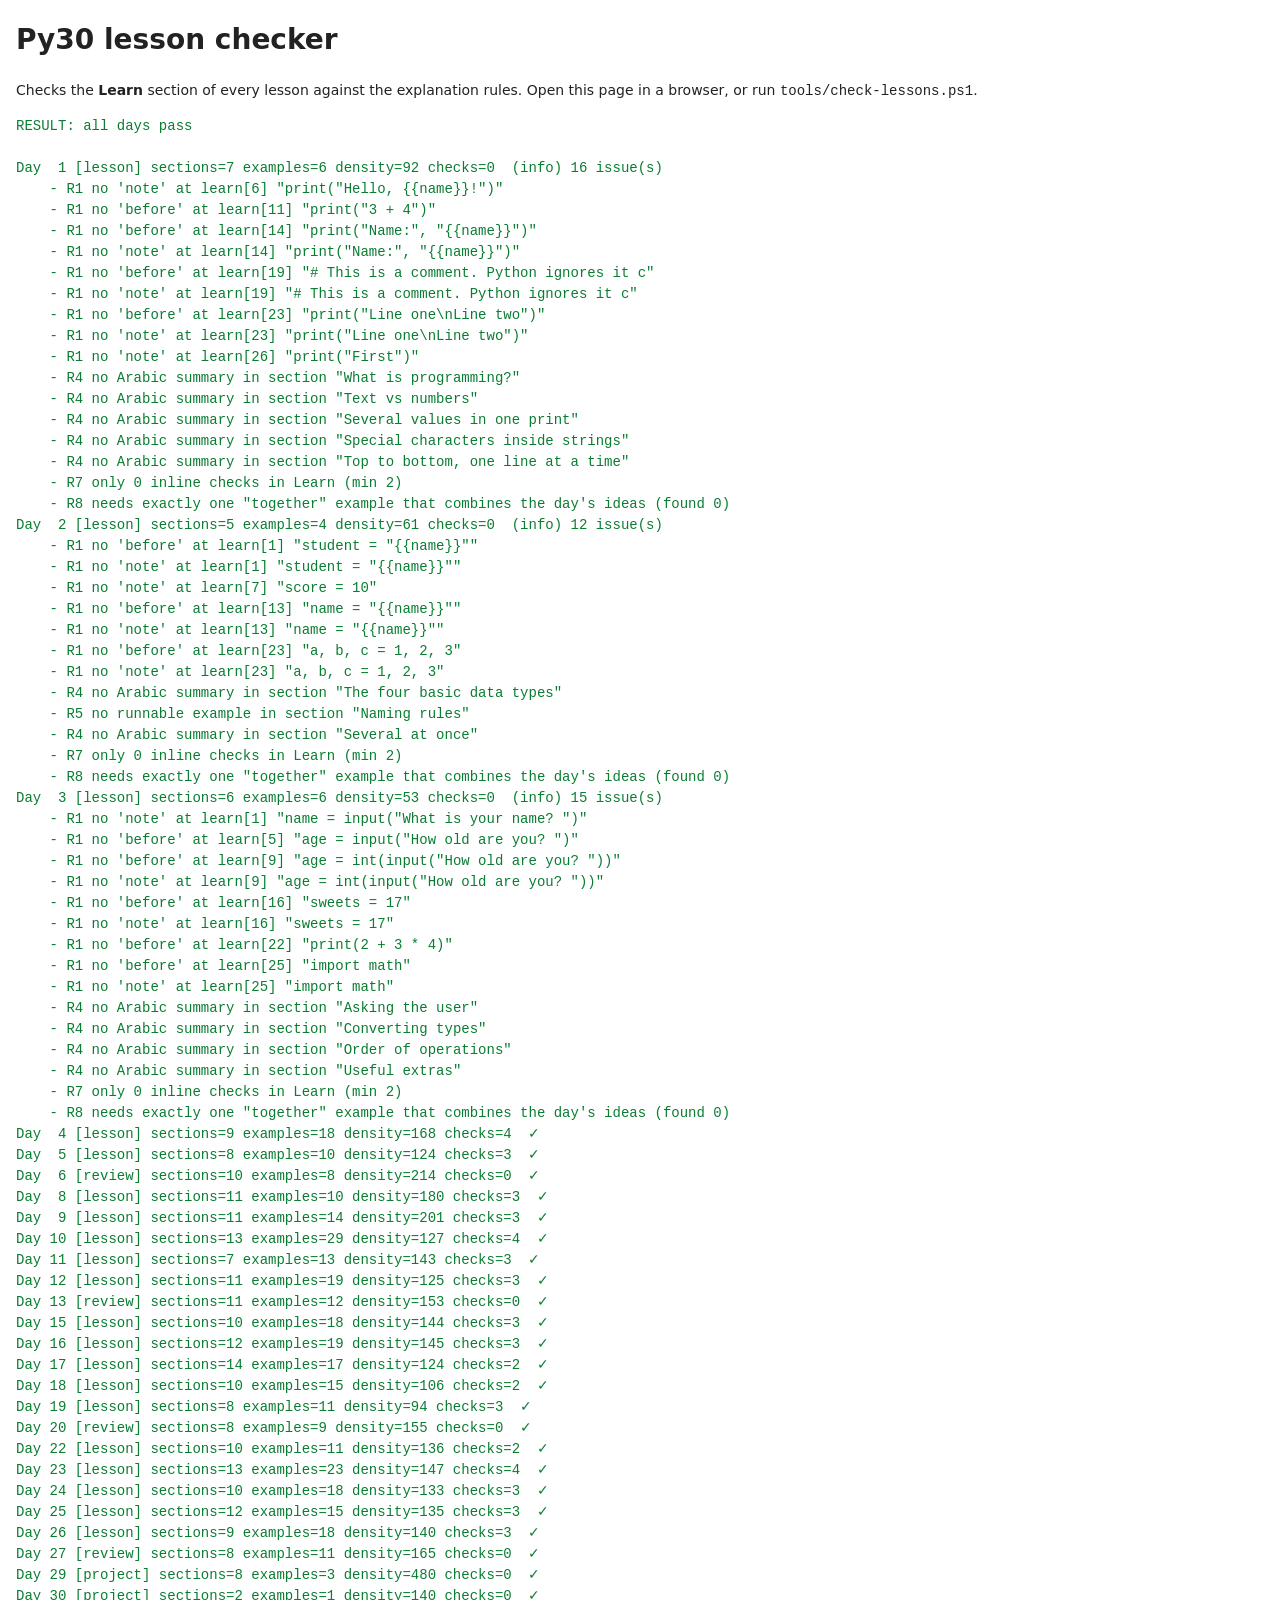
<file: tools/check-lessons.html>
<!doctype html>
<html lang="en">
<head>
<meta charset="utf-8">
<meta name="viewport" content="width=device-width, initial-scale=1">
<title>Py30 lesson checker</title>
<style>
  body { font: 14px/1.5 system-ui, sans-serif; margin: 16px; background: #fff; color: #222; }
  pre { white-space: pre-wrap; }
  .bad { color: #b00020; } .ok { color: #0a7d32; }
</style>
</head>
<body>
<h1>Py30 lesson checker</h1>
<p>Checks the <b>Learn</b> section of every lesson against the explanation rules. Open this page in a browser, or run <code>tools/check-lessons.ps1</code>.</p>
<pre id="report">Running…</pre>
<script id="data" type="application/json"></script>
<script src="../js/curriculum.js"></script>
<script>
/* Rules for the Learn section (lesson and review days from Day 4 on):
   R1 every code/viz example has `before` (what to look for) and `note` (what happened, explained)
   R2 the `note` explains, not just labels: at least MIN_NOTE characters of text
   R3 an example teaches one idea: at most MAX_LINES lines
   R4 every section (each "h") has an Arabic summary ("ar")
   R5 every section has at least one runnable example
   R6 overall explanation density: at least MIN_DENSITY characters of explanation per code line
   R7 at least MIN_CHECKS inline checks (predict/parsons) inside Learn
   R8 one larger "putting it together" example (together: true, up to MAX_TOGETHER lines) */
const MIN_NOTE = 80, MAX_LINES = 10, MAX_TOGETHER = 20, MIN_DENSITY = 45, MIN_CHECKS = 2, STRICT_FROM = 4;
window.DAYS = {};
const errors = {};
const strip = s => (s || "").replace(/<[^>]+>/g, "").replace(/\{\{[^}]*\}\}/g, "x").replace(/\s+/g, " ").trim();
const textOf = it => [it.html, it.before, it.note, it.explain, it.prompt].reduce((n, s) => n + strip(s).length, 0);

function load(d) {
  return new Promise(res => {
    const s = document.createElement("script");
    s.src = `../js/days/day${String(d).padStart(2, "0")}.js`;
    s.onload = () => res(); s.onerror = () => { errors[d] = "file missing"; res(); };
    document.head.appendChild(s);
  });
}
window.addEventListener("error", e => { const m = /day(\d\d)\.js/.exec(e.filename || ""); if (m) errors[+m[1]] = `syntax/runtime error line ${e.lineno}: ${e.message}`; });

(async () => {
  const days = CURRICULUM.days.filter(x => x.type === "lesson" || x.type === "review" || x.type === "project");
  for (const m of days) await load(m.d);
  const lines = [], blocks = [], summary = [];
  let failing = 0;
  for (const m of days) {
    const d = m.d, D = DAYS[d];
    if (errors[d] || !D) { lines.push(`Day ${d}: ✗ ${errors[d] || "DAYS[" + d + "] not defined"}`); failing++; continue; }
    const L = D.learn || [];
    const probs = [];
    // split into sections by "h"
    const sections = []; let cur = { title: "(before first heading)", items: [] };
    L.forEach((it, k) => { if (it.t === "h") { if (cur.items.length || cur.title !== "(before first heading)") sections.push(cur); cur = { title: it.text, items: [] }; } else cur.items.push(Object.assign({ k }, it)); });
    sections.push(cur);
    let prose = 0, codeLines = 0, checks = 0, examples = 0, together = 0;
    L.forEach((it, k) => {
      prose += textOf(it);
      if (it.t === "predict" || it.t === "parsons") checks++;
      if (it.t === "code" || it.t === "viz") {
        examples++;
        // blank lines don't count, so readable spacing is never penalised
        const n = it.code.split("\n").filter(l => l.trim()).length; codeLines += n;
        blocks.push({ day: d, k, t: it.t, code: it.code, stdin: it.stdin || "", expectError: !!it.expectError });
        const where = `learn[${k}] "${it.code.split("\n")[0].slice(0, 40)}"`;
        if (!it.before) probs.push(`R1 no 'before' at ${where}`);
        if (!it.note) probs.push(`R1 no 'note' at ${where}`);
        else if (strip(it.note).length < MIN_NOTE) probs.push(`R2 note too short (${strip(it.note).length}) at ${where}`);
        if (n > MAX_LINES && !(it.together && n <= MAX_TOGETHER)) probs.push(`R3 ${n} lines (max ${MAX_LINES}, or ${MAX_TOGETHER} for one "together" example) at ${where}`);
        if (it.together) together++;
      }
      if (it.t === "predict") blocks.push({ day: d, k, t: "predict", code: it.code, stdin: it.stdin || "", expectError: !!it.expectError });
    });
    sections.forEach((s, si) => {
      if (s.title === "(before first heading)" && !s.items.length) return;
      if (!s.items.some(i => i.t === "ar")) probs.push(`R4 no Arabic summary in section "${s.title}"`);
      // the opening "why" section may be prose + analogy only
      if (m.type === "lesson" && si > 0 && !s.items.some(i => i.t === "code" || i.t === "viz")) probs.push(`R5 no runnable example in section "${s.title}"`);
    });
    const density = codeLines ? Math.round(prose / codeLines) : 999;
    if (density < MIN_DENSITY) probs.push(`R6 explanation density ${density} chars/code line (min ${MIN_DENSITY})`);
    if (m.type === "lesson" && checks < MIN_CHECKS) probs.push(`R7 only ${checks} inline checks in Learn (min ${MIN_CHECKS})`);
    if (m.type === "lesson" && together !== 1) probs.push(`R8 needs exactly one "together" example that combines the day's ideas (found ${together})`);
    const strict = d >= STRICT_FROM;
    const head = `Day ${String(d).padStart(2)} [${m.type}] sections=${sections.length} examples=${examples} density=${density} checks=${checks}`;
    if (probs.length && strict) failing++;
    lines.push(`${head}  ${probs.length ? (strict ? "✗" : "(info)") + " " + probs.length + " issue(s)" : "✓"}`);
    probs.forEach(p => lines.push("    - " + p));
    summary.push({ day: d, ok: !probs.length, issues: probs.length, density, examples, checks });
  }
  lines.unshift(failing ? `RESULT: ${failing} day(s) need work` : "RESULT: all days pass", "");
  const r = document.getElementById("report");
  r.textContent = lines.join("\n");
  r.className = failing ? "bad" : "ok";
  document.getElementById("data").textContent = JSON.stringify({ summary, blocks });
  document.body.setAttribute("data-done", "1");
})();
</script>
</body>
</html>
</file>
<file: assets/vendor/codemirror/codemirror.css>
/* BASICS */

.CodeMirror {
  /* Set height, width, borders, and global font properties here */
  font-family: monospace;
  height: 300px;
  color: black;
  direction: ltr;
}

/* PADDING */

.CodeMirror-lines {
  padding: 4px 0; /* Vertical padding around content */
}
.CodeMirror pre.CodeMirror-line,
.CodeMirror pre.CodeMirror-line-like {
  padding: 0 4px; /* Horizontal padding of content */
}

.CodeMirror-scrollbar-filler, .CodeMirror-gutter-filler {
  background-color: white; /* The little square between H and V scrollbars */
}

/* GUTTER */

.CodeMirror-gutters {
  border-right: 1px solid #ddd;
  background-color: #f7f7f7;
  white-space: nowrap;
}
.CodeMirror-linenumbers {}
.CodeMirror-linenumber {
  padding: 0 3px 0 5px;
  min-width: 20px;
  text-align: right;
  color: #999;
  white-space: nowrap;
}

.CodeMirror-guttermarker { color: black; }
.CodeMirror-guttermarker-subtle { color: #999; }

/* CURSOR */

.CodeMirror-cursor {
  border-left: 1px solid black;
  border-right: none;
  width: 0;
}
/* Shown when moving in bi-directional text */
.CodeMirror div.CodeMirror-secondarycursor {
  border-left: 1px solid silver;
}
.cm-fat-cursor .CodeMirror-cursor {
  width: auto;
  border: 0 !important;
  background: #7e7;
}
.cm-fat-cursor div.CodeMirror-cursors {
  z-index: 1;
}
.cm-fat-cursor .CodeMirror-line::selection,
.cm-fat-cursor .CodeMirror-line > span::selection, 
.cm-fat-cursor .CodeMirror-line > span > span::selection { background: transparent; }
.cm-fat-cursor .CodeMirror-line::-moz-selection,
.cm-fat-cursor .CodeMirror-line > span::-moz-selection,
.cm-fat-cursor .CodeMirror-line > span > span::-moz-selection { background: transparent; }
.cm-fat-cursor { caret-color: transparent; }
@-moz-keyframes blink {
  0% {}
  50% { background-color: transparent; }
  100% {}
}
@-webkit-keyframes blink {
  0% {}
  50% { background-color: transparent; }
  100% {}
}
@keyframes blink {
  0% {}
  50% { background-color: transparent; }
  100% {}
}

/* Can style cursor different in overwrite (non-insert) mode */
.CodeMirror-overwrite .CodeMirror-cursor {}

.cm-tab { display: inline-block; text-decoration: inherit; }

.CodeMirror-rulers {
  position: absolute;
  left: 0; right: 0; top: -50px; bottom: 0;
  overflow: hidden;
}
.CodeMirror-ruler {
  border-left: 1px solid #ccc;
  top: 0; bottom: 0;
  position: absolute;
}

/* DEFAULT THEME */

.cm-s-default .cm-header {color: blue;}
.cm-s-default .cm-quote {color: #090;}
.cm-negative {color: #d44;}
.cm-positive {color: #292;}
.cm-header, .cm-strong {font-weight: bold;}
.cm-em {font-style: italic;}
.cm-link {text-decoration: underline;}
.cm-strikethrough {text-decoration: line-through;}

.cm-s-default .cm-keyword {color: #708;}
.cm-s-default .cm-atom {color: #219;}
.cm-s-default .cm-number {color: #164;}
.cm-s-default .cm-def {color: #00f;}
.cm-s-default .cm-variable,
.cm-s-default .cm-punctuation,
.cm-s-default .cm-property,
.cm-s-default .cm-operator {}
.cm-s-default .cm-variable-2 {color: #05a;}
.cm-s-default .cm-variable-3, .cm-s-default .cm-type {color: #085;}
.cm-s-default .cm-comment {color: #a50;}
.cm-s-default .cm-string {color: #a11;}
.cm-s-default .cm-string-2 {color: #f50;}
.cm-s-default .cm-meta {color: #555;}
.cm-s-default .cm-qualifier {color: #555;}
.cm-s-default .cm-builtin {color: #30a;}
.cm-s-default .cm-bracket {color: #997;}
.cm-s-default .cm-tag {color: #170;}
.cm-s-default .cm-attribute {color: #00c;}
.cm-s-default .cm-hr {color: #999;}
.cm-s-default .cm-link {color: #00c;}

.cm-s-default .cm-error {color: #f00;}
.cm-invalidchar {color: #f00;}

.CodeMirror-composing { border-bottom: 2px solid; }

/* Default styles for common addons */

div.CodeMirror span.CodeMirror-matchingbracket {color: #0b0;}
div.CodeMirror span.CodeMirror-nonmatchingbracket {color: #a22;}
.CodeMirror-matchingtag { background: rgba(255, 150, 0, .3); }
.CodeMirror-activeline-background {background: #e8f2ff;}

/* STOP */

/* The rest of this file contains styles related to the mechanics of
   the editor. You probably shouldn't touch them. */

.CodeMirror {
  position: relative;
  overflow: hidden;
  background: white;
}

.CodeMirror-scroll {
  overflow: scroll !important; /* Things will break if this is overridden */
  /* 50px is the magic margin used to hide the element's real scrollbars */
  /* See overflow: hidden in .CodeMirror */
  margin-bottom: -50px; margin-right: -50px;
  padding-bottom: 50px;
  height: 100%;
  outline: none; /* Prevent dragging from highlighting the element */
  position: relative;
  z-index: 0;
}
.CodeMirror-sizer {
  position: relative;
  border-right: 50px solid transparent;
}

/* The fake, visible scrollbars. Used to force redraw during scrolling
   before actual scrolling happens, thus preventing shaking and
   flickering artifacts. */
.CodeMirror-vscrollbar, .CodeMirror-hscrollbar, .CodeMirror-scrollbar-filler, .CodeMirror-gutter-filler {
  position: absolute;
  z-index: 6;
  display: none;
  outline: none;
}
.CodeMirror-vscrollbar {
  right: 0; top: 0;
  overflow-x: hidden;
  overflow-y: scroll;
}
.CodeMirror-hscrollbar {
  bottom: 0; left: 0;
  overflow-y: hidden;
  overflow-x: scroll;
}
.CodeMirror-scrollbar-filler {
  right: 0; bottom: 0;
}
.CodeMirror-gutter-filler {
  left: 0; bottom: 0;
}

.CodeMirror-gutters {
  position: absolute; left: 0; top: 0;
  min-height: 100%;
  z-index: 3;
}
.CodeMirror-gutter {
  white-space: normal;
  height: 100%;
  display: inline-block;
  vertical-align: top;
  margin-bottom: -50px;
}
.CodeMirror-gutter-wrapper {
  position: absolute;
  z-index: 4;
  background: none !important;
  border: none !important;
}
.CodeMirror-gutter-background {
  position: absolute;
  top: 0; bottom: 0;
  z-index: 4;
}
.CodeMirror-gutter-elt {
  position: absolute;
  cursor: default;
  z-index: 4;
}
.CodeMirror-gutter-wrapper ::selection { background-color: transparent }
.CodeMirror-gutter-wrapper ::-moz-selection { background-color: transparent }

.CodeMirror-lines {
  cursor: text;
  min-height: 1px; /* prevents collapsing before first draw */
}
.CodeMirror pre.CodeMirror-line,
.CodeMirror pre.CodeMirror-line-like {
  /* Reset some styles that the rest of the page might have set */
  -moz-border-radius: 0; -webkit-border-radius: 0; border-radius: 0;
  border-width: 0;
  background: transparent;
  font-family: inherit;
  font-size: inherit;
  margin: 0;
  white-space: pre;
  word-wrap: normal;
  line-height: inherit;
  color: inherit;
  z-index: 2;
  position: relative;
  overflow: visible;
  -webkit-tap-highlight-color: transparent;
  -webkit-font-variant-ligatures: contextual;
  font-variant-ligatures: contextual;
}
.CodeMirror-wrap pre.CodeMirror-line,
.CodeMirror-wrap pre.CodeMirror-line-like {
  word-wrap: break-word;
  white-space: pre-wrap;
  word-break: normal;
}

.CodeMirror-linebackground {
  position: absolute;
  left: 0; right: 0; top: 0; bottom: 0;
  z-index: 0;
}

.CodeMirror-linewidget {
  position: relative;
  z-index: 2;
  padding: 0.1px; /* Force widget margins to stay inside of the container */
}

.CodeMirror-widget {}

.CodeMirror-rtl pre { direction: rtl; }

.CodeMirror-code {
  outline: none;
}

/* Force content-box sizing for the elements where we expect it */
.CodeMirror-scroll,
.CodeMirror-sizer,
.CodeMirror-gutter,
.CodeMirror-gutters,
.CodeMirror-linenumber {
  -moz-box-sizing: content-box;
  box-sizing: content-box;
}

.CodeMirror-measure {
  position: absolute;
  width: 100%;
  height: 0;
  overflow: hidden;
  visibility: hidden;
}

.CodeMirror-cursor {
  position: absolute;
  pointer-events: none;
}
.CodeMirror-measure pre { position: static; }

div.CodeMirror-cursors {
  visibility: hidden;
  position: relative;
  z-index: 3;
}
div.CodeMirror-dragcursors {
  visibility: visible;
}

.CodeMirror-focused div.CodeMirror-cursors {
  visibility: visible;
}

.CodeMirror-selected { background: #d9d9d9; }
.CodeMirror-focused .CodeMirror-selected { background: #d7d4f0; }
.CodeMirror-crosshair { cursor: crosshair; }
.CodeMirror-line::selection, .CodeMirror-line > span::selection, .CodeMirror-line > span > span::selection { background: #d7d4f0; }
.CodeMirror-line::-moz-selection, .CodeMirror-line > span::-moz-selection, .CodeMirror-line > span > span::-moz-selection { background: #d7d4f0; }

.cm-searching {
  background-color: #ffa;
  background-color: rgba(255, 255, 0, .4);
}

/* Used to force a border model for a node */
.cm-force-border { padding-right: .1px; }

@media print {
  /* Hide the cursor when printing */
  .CodeMirror div.CodeMirror-cursors {
    visibility: hidden;
  }
}

/* See issue #2901 */
.cm-tab-wrap-hack:after { content: ''; }

/* Help users use markselection to safely style text background */
span.CodeMirror-selectedtext { background: none; }
</file>
<file: assets/css/style.css>
/* Py30 — design tokens */
@font-face{font-family:"Bricolage";src:url(../fonts/bricolage-grotesque-latin-500-normal.woff2) format("woff2");font-weight:500;font-display:swap}
@font-face{font-family:"Bricolage";src:url(../fonts/bricolage-grotesque-latin-700-normal.woff2) format("woff2");font-weight:700;font-display:swap}
@font-face{font-family:"Bricolage";src:url(../fonts/bricolage-grotesque-latin-800-normal.woff2) format("woff2");font-weight:800;font-display:swap}
@font-face{font-family:"Figtree";src:url(../fonts/figtree-latin-400-normal.woff2) format("woff2");font-weight:400;font-display:swap}
@font-face{font-family:"Figtree";src:url(../fonts/figtree-latin-600-normal.woff2) format("woff2");font-weight:600;font-display:swap}
@font-face{font-family:"Figtree";src:url(../fonts/figtree-latin-700-normal.woff2) format("woff2");font-weight:700;font-display:swap}
@font-face{font-family:"JBMono";src:url(../fonts/jetbrains-mono-latin-400-normal.woff2) format("woff2");font-weight:400;font-display:swap}
@font-face{font-family:"JBMono";src:url(../fonts/jetbrains-mono-latin-600-normal.woff2) format("woff2");font-weight:600;font-display:swap}
@font-face{font-family:"PlexArabic";src:url(../fonts/ibm-plex-sans-arabic-arabic-400-normal.woff2) format("woff2");font-weight:400;font-display:swap}
@font-face{font-family:"PlexArabic";src:url(../fonts/ibm-plex-sans-arabic-arabic-600-normal.woff2) format("woff2");font-weight:600;font-display:swap}

:root{
  --bg:#FFF7FA; --surface:#FFFFFF; --tint:#FFE6F0; --tint-2:#FFF0F6; --line:#F2C6D8;
  --ink:#2B1330; --muted:#7A5C72; --pink:#E0357A; --pink-ink:#B81F5F; --pink-2:#FF8DB8; --plum:#5B1E57;
  --ok:#12805E; --ok-bg:#E3F6EE; --err:#C7303F; --err-bg:#FDE8EA; --warn:#9A6414; --warn-bg:#FFF3DC;
  --code-bg:#26122B; --code-ink:#F6E6EF; --code-line:#3A1E40;
  --shadow:0 1px 0 var(--line), 0 10px 30px -18px rgba(91,30,87,.35);
  --r-lg:22px; --r-md:14px; --r-sm:9px;
  --font-display:"Bricolage", "Figtree", system-ui, sans-serif;
  --font-body:"Figtree", system-ui, -apple-system, "Segoe UI", sans-serif;
  --font-code:"JBMono", ui-monospace, "Cascadia Code", Consolas, monospace;
  --font-ar:"PlexArabic", "Segoe UI", Tahoma, sans-serif;
  color-scheme:light;
}
:root[data-theme="dark"]{
  --bg:#160B19; --surface:#211225; --tint:#33172F; --tint-2:#2A1429; --line:#4A2445;
  --ink:#F8E9F1; --muted:#C39DB6; --pink:#FF5C9A; --pink-ink:#FF8DB8; --pink-2:#FF9CC2; --plum:#F0B6D6;
  --ok:#4FD1A1; --ok-bg:#12352A; --err:#FF7A86; --err-bg:#3E1520; --warn:#F2C166; --warn-bg:#3A2A10;
  --code-bg:#12070F; --code-line:#2C1530;
  --shadow:0 1px 0 var(--line), 0 12px 34px -20px rgba(0,0,0,.8);
  color-scheme:dark;
}
*{box-sizing:border-box}
[hidden]{display:none!important}
html{scroll-behavior:smooth; scroll-padding-top:80px}
@media (prefers-reduced-motion:reduce){html{scroll-behavior:auto} *{transition:none!important;animation:none!important}}
body{margin:0;background:var(--bg);color:var(--ink);font-family:var(--font-body);font-size:17px;line-height:1.6;-webkit-font-smoothing:antialiased}
a{color:var(--pink-ink)}
h1,h2,h3,h4{font-family:var(--font-display);line-height:1.15;margin:0 0 .5em;letter-spacing:-.01em}
h1{font-size:clamp(2rem,4.5vw,3.2rem);font-weight:800}
h2{font-size:clamp(1.5rem,3vw,2rem);font-weight:700}
h3{font-size:1.25rem;font-weight:700}
p{margin:0 0 .9em}
code{font-family:var(--font-code);font-size:.88em;background:var(--tint);color:var(--pink-ink);padding:.1em .38em;border-radius:6px}
pre code{background:none;color:inherit;padding:0}
:focus-visible{outline:3px solid var(--pink-2);outline-offset:2px;border-radius:6px}
.ar{font-family:var(--font-ar);direction:rtl;text-align:right;line-height:1.85}
.muted{color:var(--muted)}
.wrap{max-width:1080px;margin:0 auto;padding:0 20px}
.narrow{max-width:780px}

/* Top bar */
.topbar{position:sticky;top:0;z-index:30;background:color-mix(in srgb,var(--bg) 86%,transparent);backdrop-filter:blur(10px);border-bottom:1px solid var(--line)}
.topbar .wrap{display:flex;align-items:center;gap:14px;height:62px}
.logo{display:flex;align-items:center;gap:8px;font-family:var(--font-display);font-weight:800;font-size:1.3rem;color:var(--ink);text-decoration:none}
.logo .mark{display:grid;place-items:center;width:34px;height:34px;border-radius:10px;background:var(--pink);color:#fff;font-family:var(--font-code);font-size:.95rem;font-weight:600}
.nav{display:flex;gap:4px;margin-left:auto;align-items:center;flex-wrap:nowrap;overflow-x:auto}
.nav a,.nav button{font:600 .92rem var(--font-body);color:var(--muted);text-decoration:none;padding:7px 11px;border-radius:10px;border:0;background:none;cursor:pointer;white-space:nowrap}
.nav a:hover,.nav button:hover,.nav a.active{color:var(--ink);background:var(--tint)}
.nav .badge{background:var(--pink);color:#fff;border-radius:99px;font-size:.72rem;padding:1px 7px;margin-left:4px}
.avatar-btn{font-size:1.25rem!important;padding:4px 8px!important}
@media (max-width:760px){.nav .hide-sm{display:none}}

/* Buttons */
.btn{display:inline-flex;align-items:center;gap:8px;font:700 .95rem var(--font-body);border:0;border-radius:12px;padding:10px 16px;cursor:pointer;text-decoration:none;transition:transform .08s ease, background .15s}
.btn:active{transform:translateY(1px)}
.btn-primary{background:var(--pink);color:#fff}
.btn-primary:hover{background:var(--pink-ink)}
.btn-soft{background:var(--tint);color:var(--ink)}
.btn-soft:hover{background:var(--line)}
.btn-ghost{background:transparent;color:var(--muted);border:1px solid var(--line)}
.btn-ghost:hover{color:var(--ink);border-color:var(--pink-2)}
.btn-ok{background:var(--ok);color:#fff}
.btn-sm{padding:6px 11px;font-size:.85rem;border-radius:10px}
.btn[disabled]{opacity:.5;cursor:not-allowed}

/* Cards / panels */
.panel{background:var(--surface);border:1px solid var(--line);border-radius:var(--r-lg);padding:22px;box-shadow:var(--shadow)}
.chip{display:inline-flex;align-items:center;gap:6px;font:600 .8rem var(--font-body);padding:4px 10px;border-radius:99px;background:var(--tint);color:var(--pink-ink)}
.chip.ok{background:var(--ok-bg);color:var(--ok)}
.chip.lvl-seed{background:var(--ok-bg);color:var(--ok)}
.chip.lvl-star{background:var(--warn-bg);color:var(--warn)}
.chip.lvl-fire{background:var(--err-bg);color:var(--err)}

/* Callouts */
.callout{border-radius:var(--r-md);padding:14px 16px;margin:16px 0;border:1px solid var(--line);background:var(--tint-2)}
.callout .ttl{font-weight:700;margin-bottom:4px;display:flex;gap:8px;align-items:center}
.callout.hint-ar{background:var(--tint);border-color:var(--pink-2)}
.callout.tip{background:var(--warn-bg);border-color:color-mix(in srgb,var(--warn) 35%,transparent)}
.callout.mistake{background:var(--err-bg);border-color:color-mix(in srgb,var(--err) 35%,transparent)}
.callout.ok{background:var(--ok-bg);border-color:color-mix(in srgb,var(--ok) 35%,transparent)}
.callout p:last-child{margin-bottom:0}
.callout.check{background:var(--surface)}
.callout.worked{background:var(--surface);border-color:var(--pink-2)}
.wsteps{margin:10px 0 6px;padding-left:22px}
.wsteps li{margin:8px 0}
.wbtns{display:flex;gap:8px;flex-wrap:wrap;margin-top:6px}
.callout.remember{background:var(--ok-bg);border-color:color-mix(in srgb,var(--ok) 35%,transparent)}
.callout.remember ul{margin:4px 0 0;padding-left:20px}
.lines{margin:16px 0;border:1px solid var(--line);border-radius:var(--r-md);padding:12px 14px;background:var(--surface)}
.lines .ttl{font-weight:700;margin-bottom:6px}
.lines .ln{display:grid;grid-template-columns:minmax(0,1fr) minmax(0,1.3fr);gap:12px;align-items:start;padding:6px 0;border-top:1px dashed var(--line)}
.lines .ttl + .ln{border-top:0}
.lines .ln pre{margin:0;white-space:pre-wrap;word-break:break-word}
@media (max-width:640px){.lines .ln{grid-template-columns:1fr;gap:4px}}
.two-col{display:grid;grid-template-columns:minmax(0,1fr) minmax(0,1fr);gap:12px}
@media (max-width:700px){.two-col{grid-template-columns:minmax(0,1fr)}}
.label-wrong{color:var(--err);font-weight:700;font-size:.85rem}
.label-right{color:var(--ok);font-weight:700;font-size:.85rem}

/* Static code block */
.code-static{background:var(--code-bg);color:var(--code-ink);border-radius:var(--r-md);padding:14px 16px;font:14.5px/1.6 var(--font-code);overflow-x:auto;margin:10px 0;white-space:pre}

/* Code box (editor) */
.codebox{border-radius:var(--r-md);overflow:hidden;background:var(--code-bg);margin:14px 0;border:1px solid var(--code-line)}
.codebox .cb-bar{display:flex;flex-wrap:wrap;gap:6px;align-items:center;padding:8px 10px;background:color-mix(in srgb,var(--code-bg) 80%,#000);border-bottom:1px solid var(--code-line)}
.codebox .cb-title{color:#E9B8D1;font:600 .8rem var(--font-code);margin-right:auto;opacity:.85}
.cb-btn{font:600 .82rem var(--font-body);border:0;border-radius:9px;padding:6px 11px;cursor:pointer;background:#3A1E40;color:#F6E6EF}
.cb-btn:hover{background:#4d2855}
.cb-btn.run{background:var(--pink);color:#fff}
.cb-btn.run:hover{filter:brightness(1.08)}
.cb-btn.check{background:#12805E;color:#fff}
.codebox .CodeMirror{height:auto;min-height:60px;font:14.5px/1.6 var(--font-code);background:var(--code-bg);color:var(--code-ink)}
.codebox .CodeMirror-scroll{min-height:60px;max-height:520px}
.codebox .CodeMirror-gutters{background:var(--code-bg);border-right:1px solid var(--code-line)}
.codebox .CodeMirror-linenumber{color:#8a5f80}
.codebox .CodeMirror-cursor{border-left:2px solid #FF8DB8}
.codebox .CodeMirror-selected,.codebox .CodeMirror-focused .CodeMirror-selected{background:#5a2a57!important}
.cm-s-py30 .cm-keyword{color:#FF7EB3;font-weight:600}
.cm-s-py30 .cm-builtin{color:#9FD8FF}
.cm-s-py30 .cm-string{color:#FFD68A}
.cm-s-py30 .cm-number{color:#B8F2C8}
.cm-s-py30 .cm-comment{color:#A07D98;font-style:italic}
.cm-s-py30 .cm-def{color:#7FE3D4}
.cm-s-py30 .cm-variable-2,.cm-s-py30 .cm-property{color:#E7C9FF}
.cm-s-py30 .cm-operator{color:#FFB3D1}
.cm-s-py30 .CodeMirror-matchingbracket{color:#fff!important;background:#6b2f62}
.cm-errline{background:rgba(255,90,110,.18)}
.cb-stdin{padding:8px 10px;border-top:1px solid var(--code-line)}
.cb-stdin label{display:block;color:#E9B8D1;font:600 .78rem var(--font-body);margin-bottom:4px}
.cb-stdin textarea{width:100%;min-height:44px;background:#1b0b1e;color:#F6E6EF;border:1px solid var(--code-line);border-radius:8px;font:13.5px/1.5 var(--font-code);padding:6px 8px;resize:vertical}
.cb-out{border-top:1px solid var(--code-line);padding:10px 14px;font:14px/1.55 var(--font-code);color:#F6E6EF;white-space:pre-wrap;word-break:break-word;max-height:360px;overflow:auto}
.cb-out:empty{display:none}
.cb-out .o-prompt{color:#E9B8D1}
.cb-out .o-in{color:#7FE3D4;font-weight:600}
.cb-out .o-err{color:#FF8A96}
.cb-out .o-sys{color:#A07D98;font-style:italic}
.cb-status{font:600 .78rem var(--font-body);color:#E9B8D1;padding:0 4px}

/* Feedback under codebox */
.feedback{margin:10px 0 0}
.feedback:empty{display:none}
.err-card{border:1px solid color-mix(in srgb,var(--err) 40%,transparent);background:var(--err-bg);border-radius:var(--r-md);padding:14px 16px}
.err-card h4{color:var(--err);font-size:1.02rem;margin-bottom:6px}
.err-card .where{font-family:var(--font-code);font-size:.85rem;background:var(--surface);border-radius:8px;padding:6px 10px;margin:8px 0;border:1px solid var(--line)}
.test-list{list-style:none;padding:0;margin:8px 0 0}
.test-list li{border:1px solid var(--line);background:var(--surface);border-radius:var(--r-sm);padding:10px 12px;margin-bottom:8px}
.test-list .t-head{display:flex;gap:8px;align-items:center;font-weight:700}
.t-pass{color:var(--ok)} .t-fail{color:var(--err)}
.diff{display:grid;grid-template-columns:1fr 1fr;gap:8px;margin-top:8px}
@media (max-width:640px){.diff{grid-template-columns:1fr}}
.diff .col{font:13px/1.55 var(--font-code);background:var(--tint-2);border-radius:8px;padding:8px;white-space:pre-wrap;word-break:break-word;border:1px solid var(--line)}
.diff .col b{display:block;font:700 .75rem var(--font-body);color:var(--muted);margin-bottom:4px}
.diff .bad{background:var(--err-bg);color:var(--err);border-radius:3px}
.diff .good{background:var(--ok-bg);color:var(--ok);border-radius:3px}
.diff .ws{outline:1px dashed var(--err)}
.success-card{border:1px solid color-mix(in srgb,var(--ok) 40%,transparent);background:var(--ok-bg);border-radius:var(--r-md);padding:14px 16px}
.success-card h4{color:var(--ok);margin-bottom:4px}

/* Visualizer */
.viz{background:var(--surface);border:1px solid var(--line);border-radius:var(--r-md);margin-top:10px;overflow:hidden}
.viz-head{display:flex;align-items:center;gap:8px;flex-wrap:wrap;padding:10px 12px;background:var(--tint-2);border-bottom:1px solid var(--line)}
.viz-head strong{margin-right:auto;font-family:var(--font-display)}
.viz-body{display:grid;grid-template-columns:minmax(0,1.2fr) minmax(0,1fr);gap:0}
@media (max-width:720px){.viz-body{grid-template-columns:1fr}}
.viz-code{background:var(--code-bg);color:var(--code-ink);font:13.5px/1.7 var(--font-code);padding:8px 0;overflow-x:auto}
.viz-code div{padding:0 12px 0 34px;position:relative;white-space:pre}
.viz-code div .ln{position:absolute;left:6px;color:#8a5f80;width:22px;text-align:right}
.viz-code div.cur{background:#5a2a57}
.viz-code div.cur::before{content:"▶";position:absolute;left:-2px;color:#FF8DB8;font-size:10px;top:3px}
.viz-code div.prev{background:#35193a}
.viz-side{padding:10px 12px;font-size:.92rem}
.viz-side h5{margin:6px 0 4px;font:700 .82rem var(--font-body);color:var(--muted)}
.frame{border:1px solid var(--line);border-radius:10px;margin-bottom:8px;overflow:hidden}
.frame .fname{background:var(--tint);padding:4px 10px;font:600 .8rem var(--font-code)}
.vars{width:100%;border-collapse:collapse;font:13px var(--font-code)}
.vars td{padding:4px 10px;border-top:1px solid var(--line);vertical-align:top;word-break:break-word}
.vars td:first-child{color:var(--pink-ink);width:38%}
.vars tr.changed td{background:var(--warn-bg)}
.vars .ty{color:var(--muted);font-size:11px;margin-left:6px}
.viz-out{font:13px/1.5 var(--font-code);background:var(--code-bg);color:var(--code-ink);border-radius:8px;padding:8px;white-space:pre-wrap;min-height:34px}
.viz-controls{display:flex;gap:6px;align-items:center;padding:10px 12px;border-top:1px solid var(--line);flex-wrap:wrap}
.viz-controls input[type=range]{flex:1;min-width:120px;accent-color:var(--pink)}
.viz-explain{padding:8px 12px;border-top:1px solid var(--line);font-size:.9rem;color:var(--muted)}

/* Lesson layout */
.lesson-hero{padding:34px 0 18px}
.lesson-hero .meta{display:flex;gap:8px;flex-wrap:wrap;margin-bottom:10px}
.plan{display:grid;grid-template-columns:repeat(5,1fr);gap:8px;margin:18px 0}
.plan a{display:block;text-decoration:none;color:var(--ink);background:var(--surface);border:1px solid var(--line);border-radius:var(--r-md);padding:10px 12px}
.plan a:hover{border-color:var(--pink-2)}
.plan .mins{font:800 1.3rem var(--font-display);color:var(--pink-ink)}
.plan .what{font-size:.85rem;color:var(--muted)}
@media (max-width:700px){.plan{grid-template-columns:repeat(2,1fr)}}
.section{padding:26px 0;border-top:1px solid var(--line)}
.section > h2{display:flex;align-items:center;gap:10px}
.section > h2 .num{font:700 .8rem var(--font-body);color:var(--pink-ink);background:var(--tint);border-radius:99px;padding:3px 10px}
.objectives{margin:8px 0 0;padding-left:20px}
.exercise{background:var(--surface);border:1px solid var(--line);border-radius:var(--r-lg);padding:18px;margin:18px 0}
.exercise.solved{border-color:color-mix(in srgb,var(--ok) 50%,transparent)}
.ex-head{display:flex;gap:10px;align-items:center;flex-wrap:wrap;margin-bottom:8px}
.ex-head h3{margin:0;font-size:1.1rem}
.ex-head .solved-mark{margin-left:auto}
details.fold{border:1px solid var(--line);border-radius:var(--r-md);margin:10px 0;background:var(--tint-2)}
details.fold > summary{cursor:pointer;padding:10px 14px;font-weight:700;list-style:none;display:flex;gap:8px;align-items:center}
details.fold > summary::-webkit-details-marker{display:none}
details.fold > summary::before{content:"+";display:inline-grid;place-items:center;width:20px;height:20px;border-radius:6px;background:var(--tint);color:var(--pink-ink);font-weight:800}
details.fold[open] > summary::before{content:"−"}
details.fold > .fold-body{padding:0 14px 14px}
.sol-tabs{display:flex;gap:6px;flex-wrap:wrap;margin:6px 0}
.sol-tabs button{font:600 .85rem var(--font-body);border:1px solid var(--line);background:var(--surface);color:var(--muted);padding:6px 11px;border-radius:9px;cursor:pointer}
.sol-tabs button.on{background:var(--pink);color:#fff;border-color:var(--pink)}

/* Quiz */
.q{background:var(--surface);border:1px solid var(--line);border-radius:var(--r-md);padding:16px;margin:12px 0}
.q .qtext, .check .qtext{font-weight:700;margin-bottom:10px}
.q .opts, .check .opts{display:grid;grid-template-columns:minmax(0,1fr);gap:8px}
.q .opt, .check .opt{text-align:left;font:500 .95rem var(--font-body);background:var(--tint-2);border:1px solid var(--line);color:var(--ink);border-radius:10px;padding:10px 12px;cursor:pointer;min-width:0;overflow-wrap:anywhere}
.q .opt:hover:not([disabled]), .check .opt:hover:not([disabled]){border-color:var(--pink-2)}
.q .opt.right, .check .opt.right{background:var(--ok-bg);border-color:var(--ok);color:var(--ok);font-weight:700}
.q .opt.wrong, .check .opt.wrong{background:var(--err-bg);border-color:var(--err);color:var(--err)}
.q .opt code, .check .opt code{background:transparent}
.q .explain, .check .explain{margin-top:10px;font-size:.93rem}
.score-bar{display:flex;align-items:center;gap:12px;padding:12px 16px;border-radius:var(--r-md);background:var(--tint);font-weight:700}

/* Parsons */
.parsons{display:grid;grid-template-columns:minmax(0,1fr) minmax(0,1fr);gap:12px}
@media (max-width:700px){.parsons{grid-template-columns:minmax(0,1fr)}}
.parsons .zone{border:2px dashed var(--line);border-radius:var(--r-md);padding:10px;min-height:120px;background:var(--tint-2)}
.parsons .zone h5{margin:0 0 8px;font:700 .82rem var(--font-body);color:var(--muted)}
.pline{display:block;width:100%;text-align:left;font:13.5px/1.4 var(--font-code);white-space:pre;background:var(--code-bg);color:var(--code-ink);border:0;border-radius:8px;padding:8px 10px;margin-bottom:6px;cursor:pointer;overflow-x:auto}
.pline:hover{outline:2px solid var(--pink-2)}
.pline.ok{outline:2px solid var(--ok)} .pline.bad{outline:2px solid var(--err)}

/* Predict */
.predict textarea, .notes textarea, .field input, .field select, .field textarea{width:100%;font:15px/1.5 var(--font-body);color:var(--ink);background:var(--surface);border:1px solid var(--line);border-radius:10px;padding:10px 12px}
.predict textarea{font-family:var(--font-code);min-height:70px}
.notes textarea{min-height:140px}

/* Home */
.hero{padding:48px 0 30px}
.hero-line{font:600 clamp(1.3rem,4.2vw,2.6rem)/1.3 var(--font-code);background:var(--code-bg);color:var(--code-ink);border-radius:var(--r-lg);padding:26px 28px;overflow-x:auto;white-space:nowrap;box-shadow:var(--shadow)}
.hero-line .k{color:#9FD8FF}.hero-line .s{color:#FFD68A}.hero-line .p{color:#FFB3D1}
.hero-line .caret{display:inline-block;width:.55em;height:1.05em;background:#FF8DB8;vertical-align:-.15em;margin-left:4px;animation:blink 1.1s steps(1) infinite}
@keyframes blink{50%{opacity:0}}
.hero-out{font:500 1rem var(--font-code);color:var(--muted);margin:10px 4px 0}
.hero-grid{display:grid;grid-template-columns:1.5fr 1fr;gap:18px;margin-top:22px}
@media (max-width:820px){.hero-grid{grid-template-columns:1fr}}
.stats{display:grid;grid-template-columns:repeat(3,1fr);gap:10px;align-self:start}
.stat{background:var(--surface);border:1px solid var(--line);border-radius:var(--r-md);padding:14px}
.stat .v{font:800 1.8rem var(--font-display);color:var(--pink-ink)}
.stat .l{font-size:.82rem;color:var(--muted)}
.week{margin:26px 0}
.week-head{display:flex;align-items:baseline;gap:12px;flex-wrap:wrap;margin-bottom:10px}
.week-head h3{margin:0}
.days{display:grid;grid-template-columns:repeat(7,1fr);gap:8px}
@media (max-width:860px){.days{grid-template-columns:repeat(4,1fr)}}
@media (max-width:520px){.days{grid-template-columns:repeat(2,1fr)}}
.day{position:relative;display:flex;flex-direction:column;gap:4px;min-height:112px;text-decoration:none;color:var(--ink);background:var(--surface);border:1px solid var(--line);border-radius:var(--r-md);padding:10px 12px}
.day:hover{border-color:var(--pink-2)}
.day .dn{font:800 1.05rem var(--font-display)}
.day .dt{font-size:.83rem;line-height:1.3;color:var(--muted)}
.day .ds{margin-top:auto;font-size:.75rem;font-weight:700}
.day.done{background:var(--ok-bg);border-color:color-mix(in srgb,var(--ok) 40%,transparent)}
.day.done .ds{color:var(--ok)}
.day.current{border:2px solid var(--pink);box-shadow:0 0 0 4px color-mix(in srgb,var(--pink) 16%,transparent)}
.day.rest{background:var(--tint-2)}
.day.review .dn::after{content:" ★";color:var(--warn)}
.day.soon{opacity:.55;pointer-events:none}
.tools{display:grid;grid-template-columns:repeat(auto-fit,minmax(200px,1fr));gap:10px;margin:14px 0 40px}
.tool{display:block;text-decoration:none;color:var(--ink);background:var(--surface);border:1px solid var(--line);border-radius:var(--r-md);padding:14px}
.tool:hover{border-color:var(--pink-2)}
.tool b{display:block;font-family:var(--font-display)}
.tool span{font-size:.87rem;color:var(--muted)}

/* Modal */
.modal-bg{position:fixed;inset:0;background:rgba(30,8,28,.55);display:grid;place-items:center;z-index:100;padding:16px}
.modal{background:var(--surface);border-radius:var(--r-lg);max-width:520px;width:100%;padding:26px;max-height:92vh;overflow:auto;border:1px solid var(--line)}
.field{margin:12px 0}
.field > label{display:block;font-weight:700;margin-bottom:6px}
.seg{display:flex;gap:8px;flex-wrap:wrap}
.seg button{flex:1;min-width:110px;font:600 .95rem var(--font-body);padding:10px;border-radius:10px;border:1px solid var(--line);background:var(--tint-2);color:var(--ink);cursor:pointer}
.seg button.on{background:var(--pink);border-color:var(--pink);color:#fff}
.avatars{display:flex;gap:6px;flex-wrap:wrap}
.avatars button{font-size:1.5rem;width:48px;height:48px;border-radius:12px;border:1px solid var(--line);background:var(--tint-2);cursor:pointer}
.avatars button.on{border:2px solid var(--pink);background:var(--tint)}

/* Flashcards */
.card3d{perspective:1000px;max-width:560px;margin:20px auto}
.card-inner{position:relative;min-height:230px;transition:transform .45s;transform-style:preserve-3d;cursor:pointer}
.card-inner.flip{transform:rotateY(180deg)}
.face{position:absolute;inset:0;backface-visibility:hidden;border-radius:var(--r-lg);border:1px solid var(--line);background:var(--surface);padding:24px;display:flex;flex-direction:column;justify-content:center;box-shadow:var(--shadow)}
.face.back{transform:rotateY(180deg);background:var(--tint-2)}
.face .fc-from{font-size:.8rem;color:var(--muted);margin-bottom:8px}

/* Misc */
.toast{position:fixed;bottom:22px;left:50%;transform:translateX(-50%);background:var(--ink);color:var(--bg);padding:10px 18px;border-radius:12px;font-weight:600;z-index:200;box-shadow:var(--shadow)}
.footer{border-top:1px solid var(--line);padding:26px 0 40px;color:var(--muted);font-size:.9rem;margin-top:30px}
.loader-note{font-size:.85rem;color:var(--muted)}
table.gl{width:100%;border-collapse:collapse;background:var(--surface);border-radius:var(--r-md);overflow:hidden}
table.gl th,table.gl td{padding:10px 12px;border-bottom:1px solid var(--line);text-align:left;vertical-align:top}
table.gl th{background:var(--tint);font-family:var(--font-display)}
.search{width:100%;font:16px var(--font-body);padding:12px 14px;border-radius:12px;border:1px solid var(--line);background:var(--surface);color:var(--ink);margin:10px 0 16px}
.project-step{border-left:4px solid var(--pink-2);padding-left:14px;margin:18px 0}
.rest-hero{background:var(--tint);border-radius:var(--r-lg);padding:26px;margin:20px 0}
@media print{
  .topbar,.no-print,.footer{display:none!important}
  body{background:#fff;color:#000;font-size:12pt}
  .code-static{background:#f6eef3!important;color:#000!important;white-space:pre-wrap}
  .panel{box-shadow:none}
}
/* Beginners must see exactly the characters they type: no programming ligatures */
code, pre, kbd, .CodeMirror, .code-static, .pline, .viz-code, .hero-line, .hero-out, .cb-out, .diff .col, .vars, .viz-out, .predict textarea, .cb-stdin textarea{font-variant-ligatures:none;font-feature-settings:"liga" 0,"calt" 0}
@media (max-width:600px){.hero-line{white-space:normal;word-break:break-word;font-size:1.15rem;padding:18px}}

/* GitHub star invitation */
.gh-star{display:inline-flex;align-items:center;gap:6px;margin-left:6px;padding:4px 11px;border:1px solid var(--line);border-radius:999px;color:var(--ink);font-weight:700;text-decoration:none;background:var(--surface)}
.gh-star:hover,.gh-star:focus-visible{border-color:var(--pink-2)}
.gh-star svg,.tool-star svg{color:#D99A00;vertical-align:-2px}
.tool-star .ar{display:block;margin-top:4px;font-family:var(--font-ar);direction:rtl;text-align:right}
</file>
